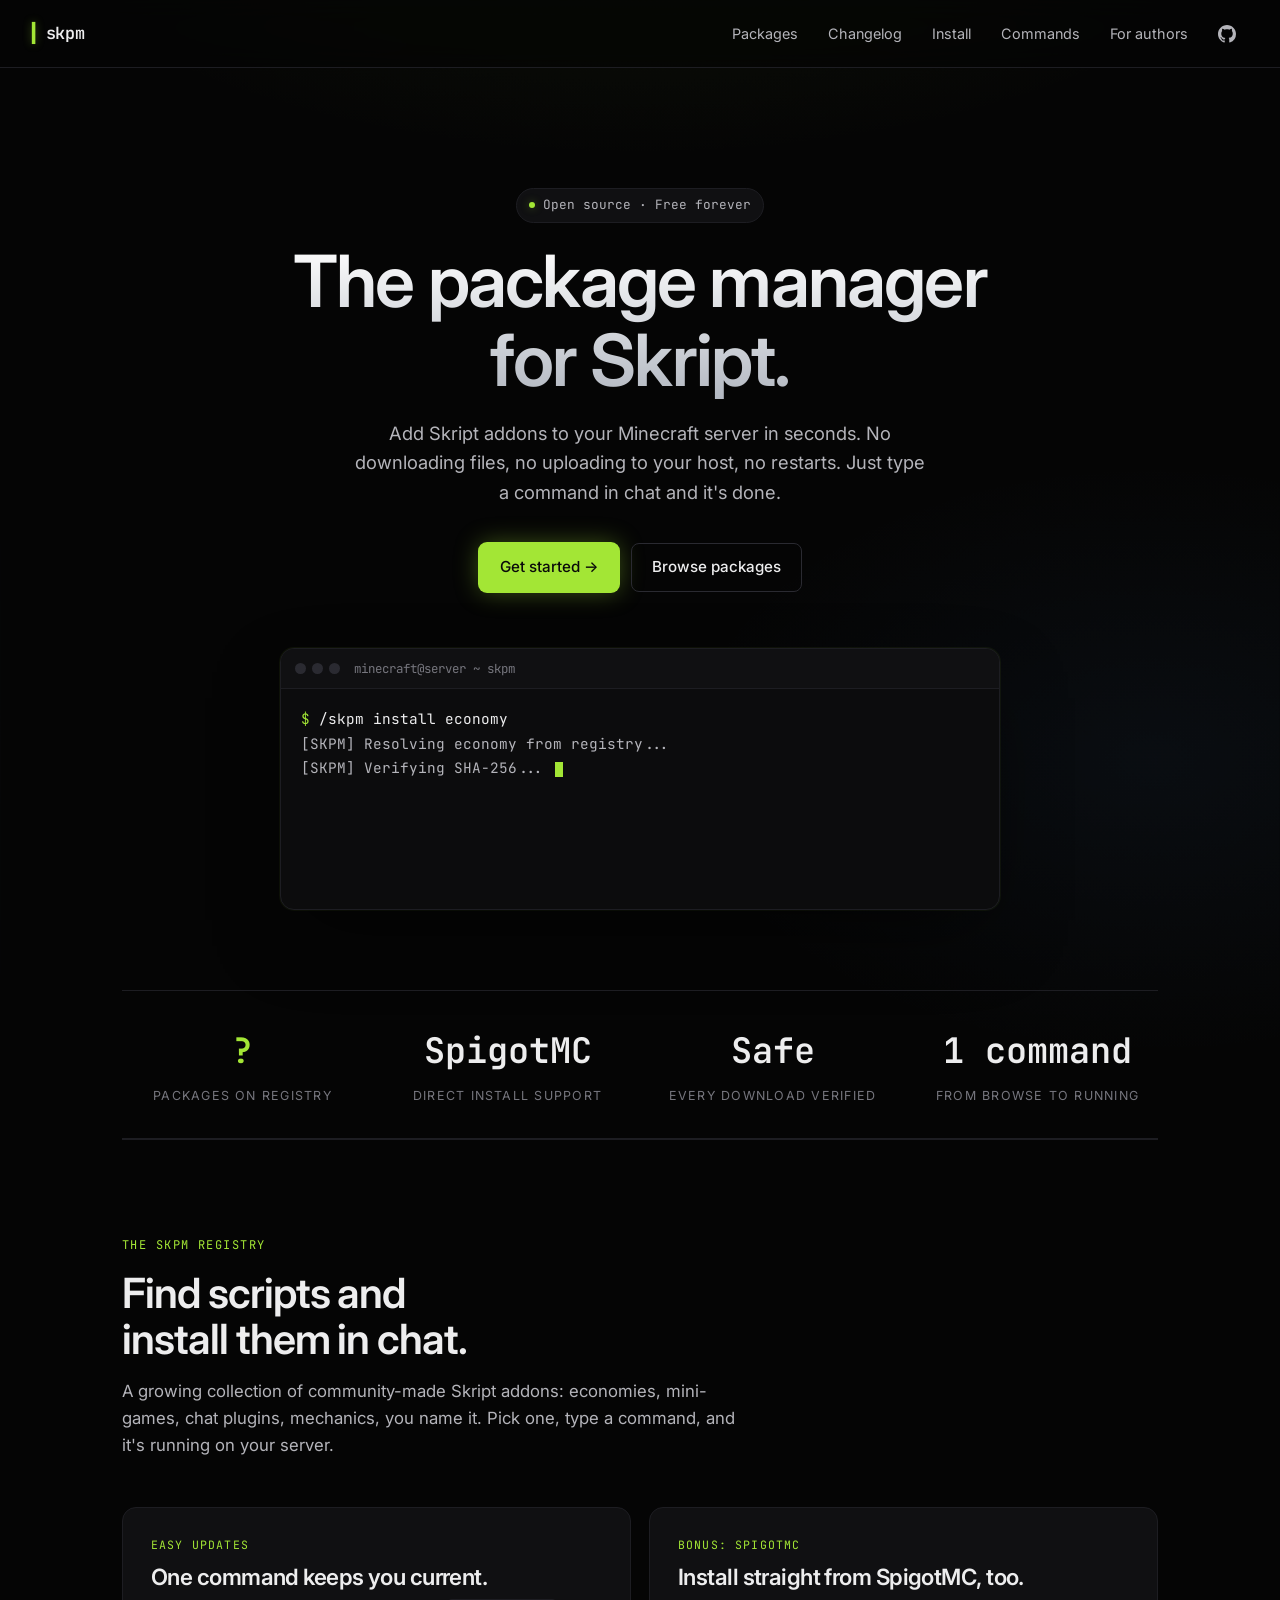
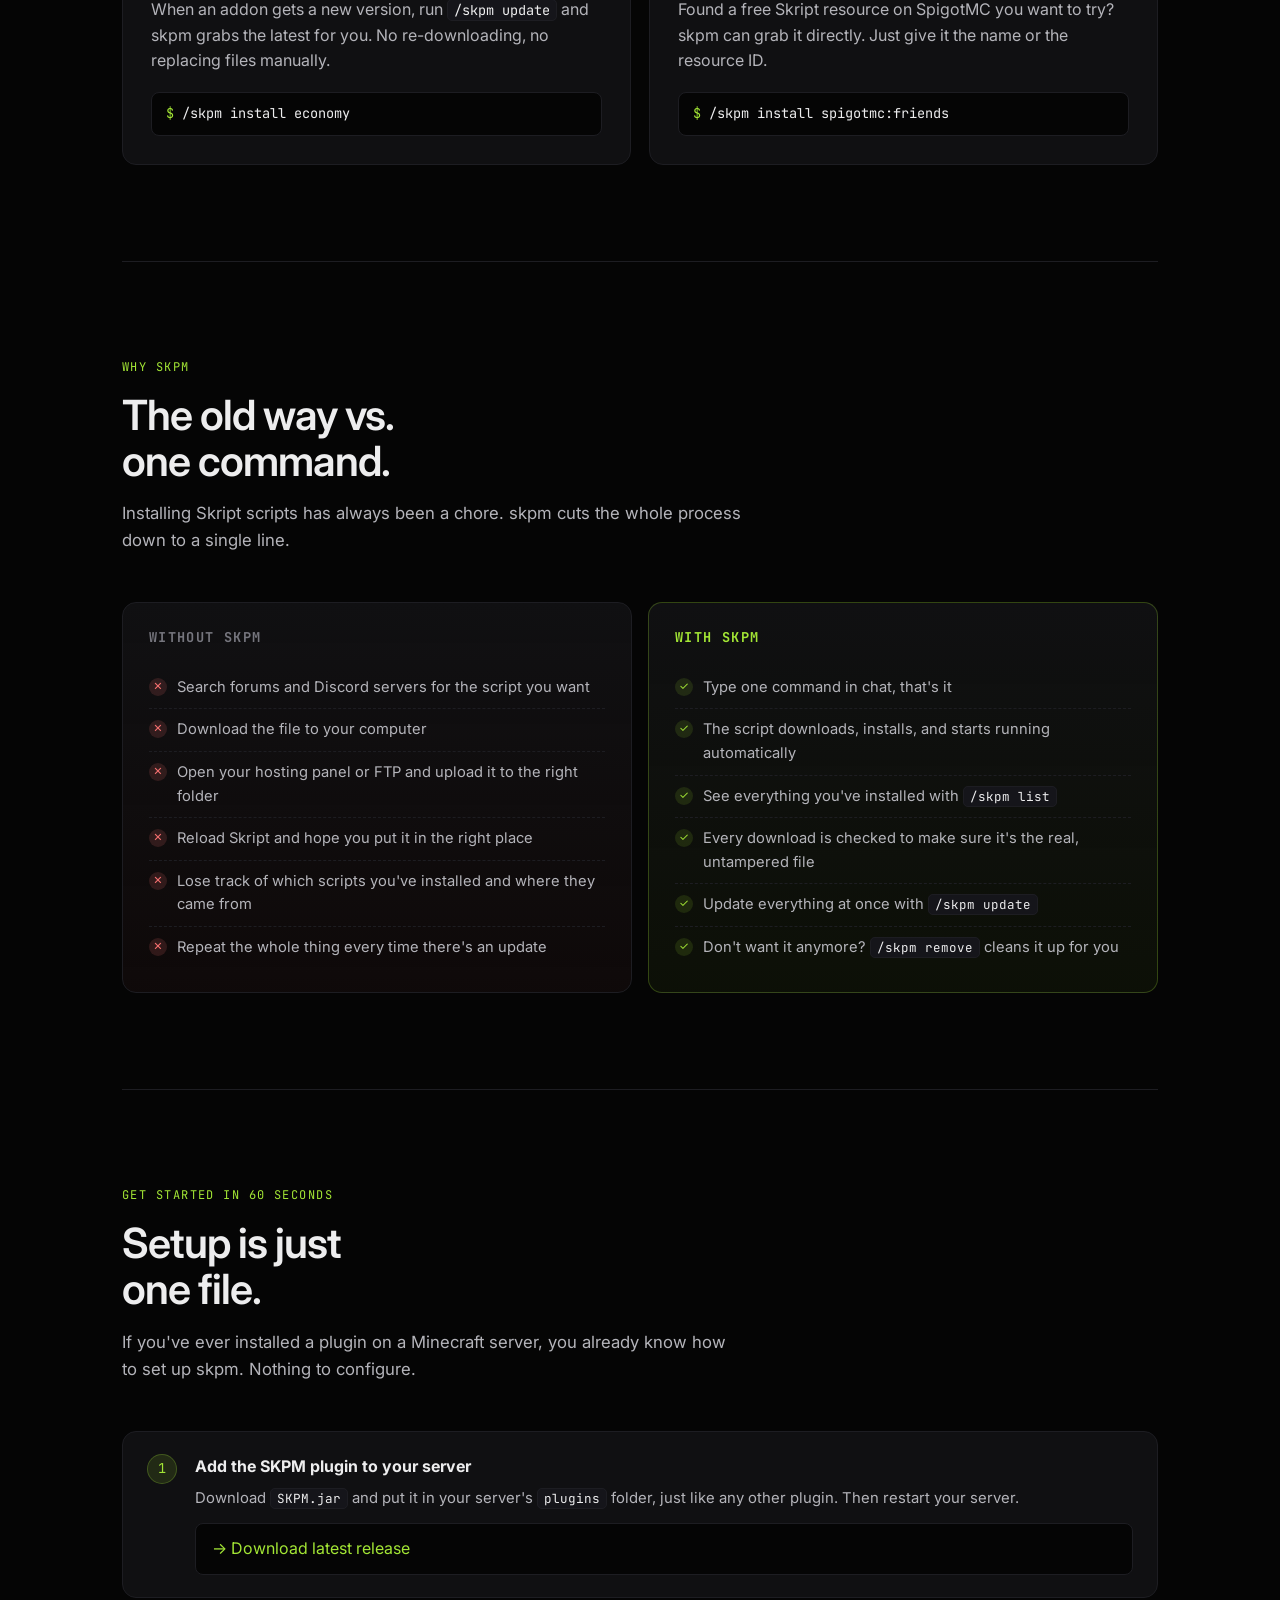
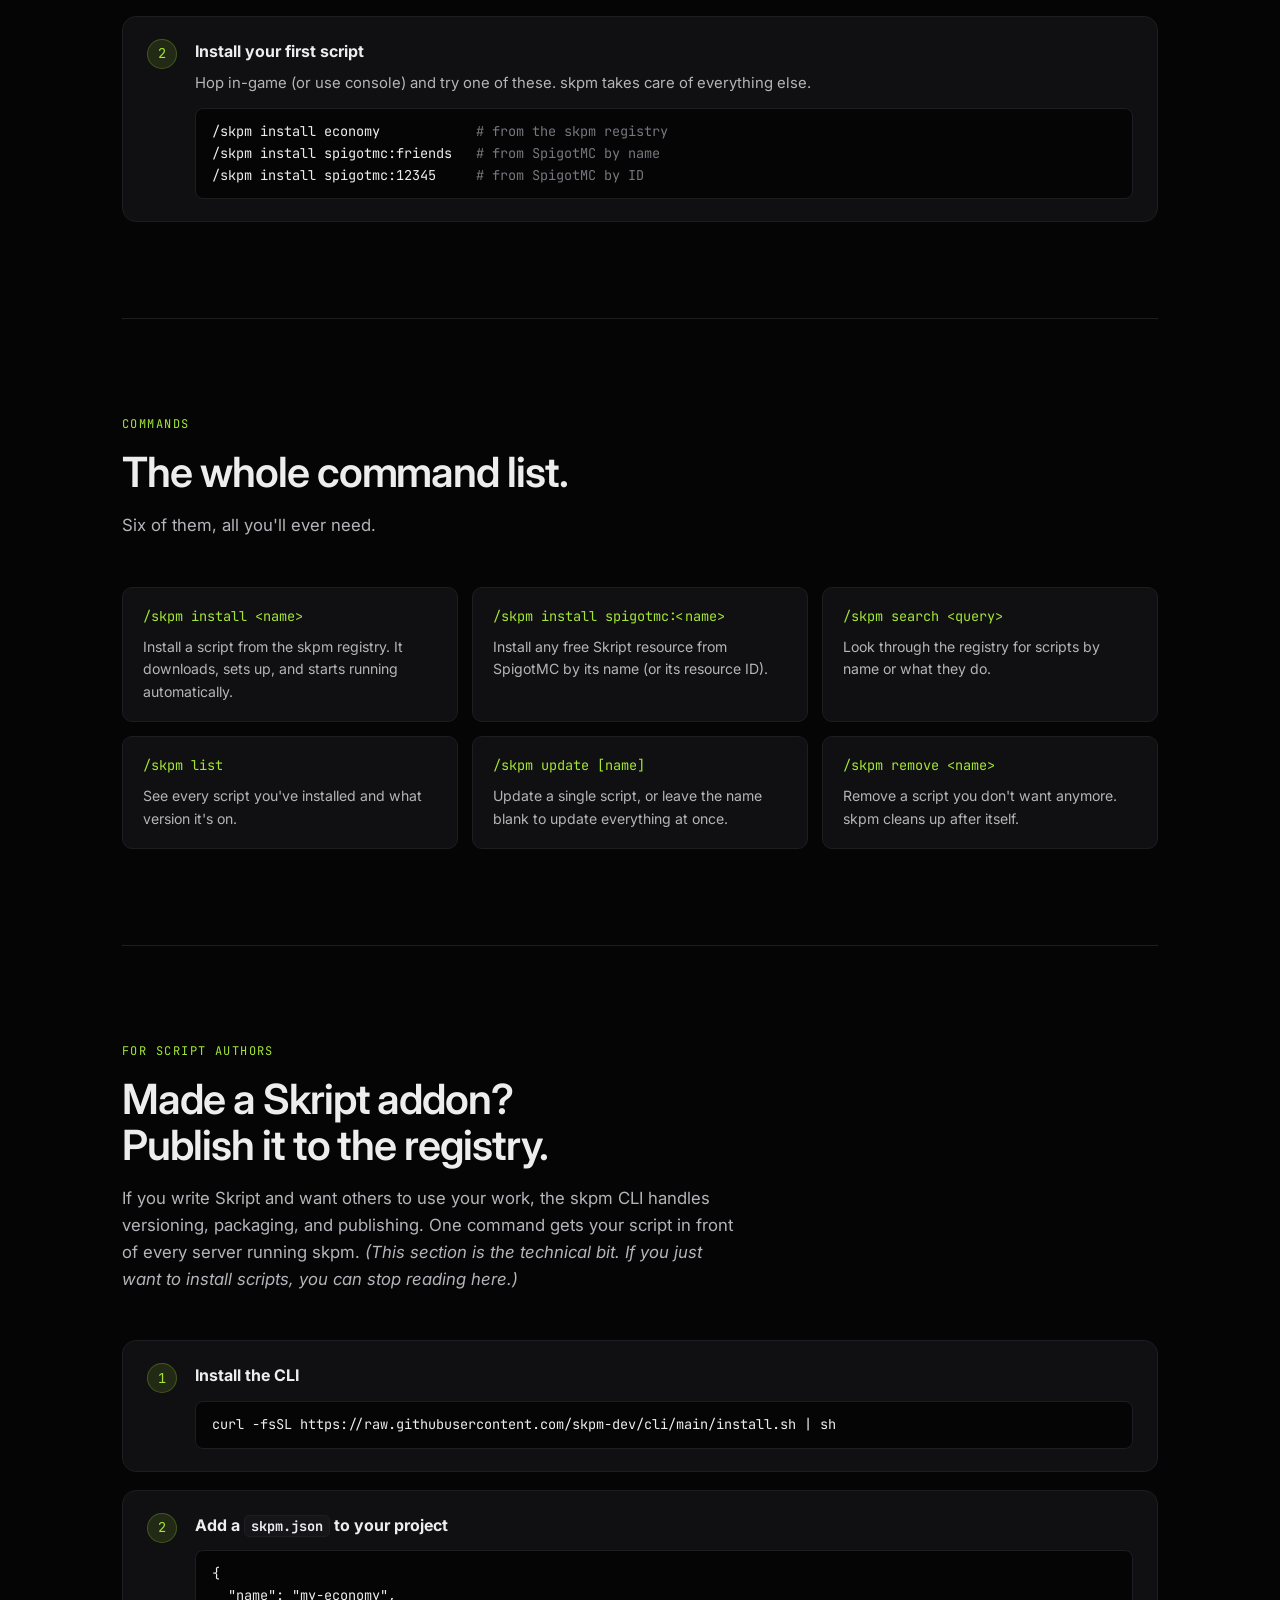
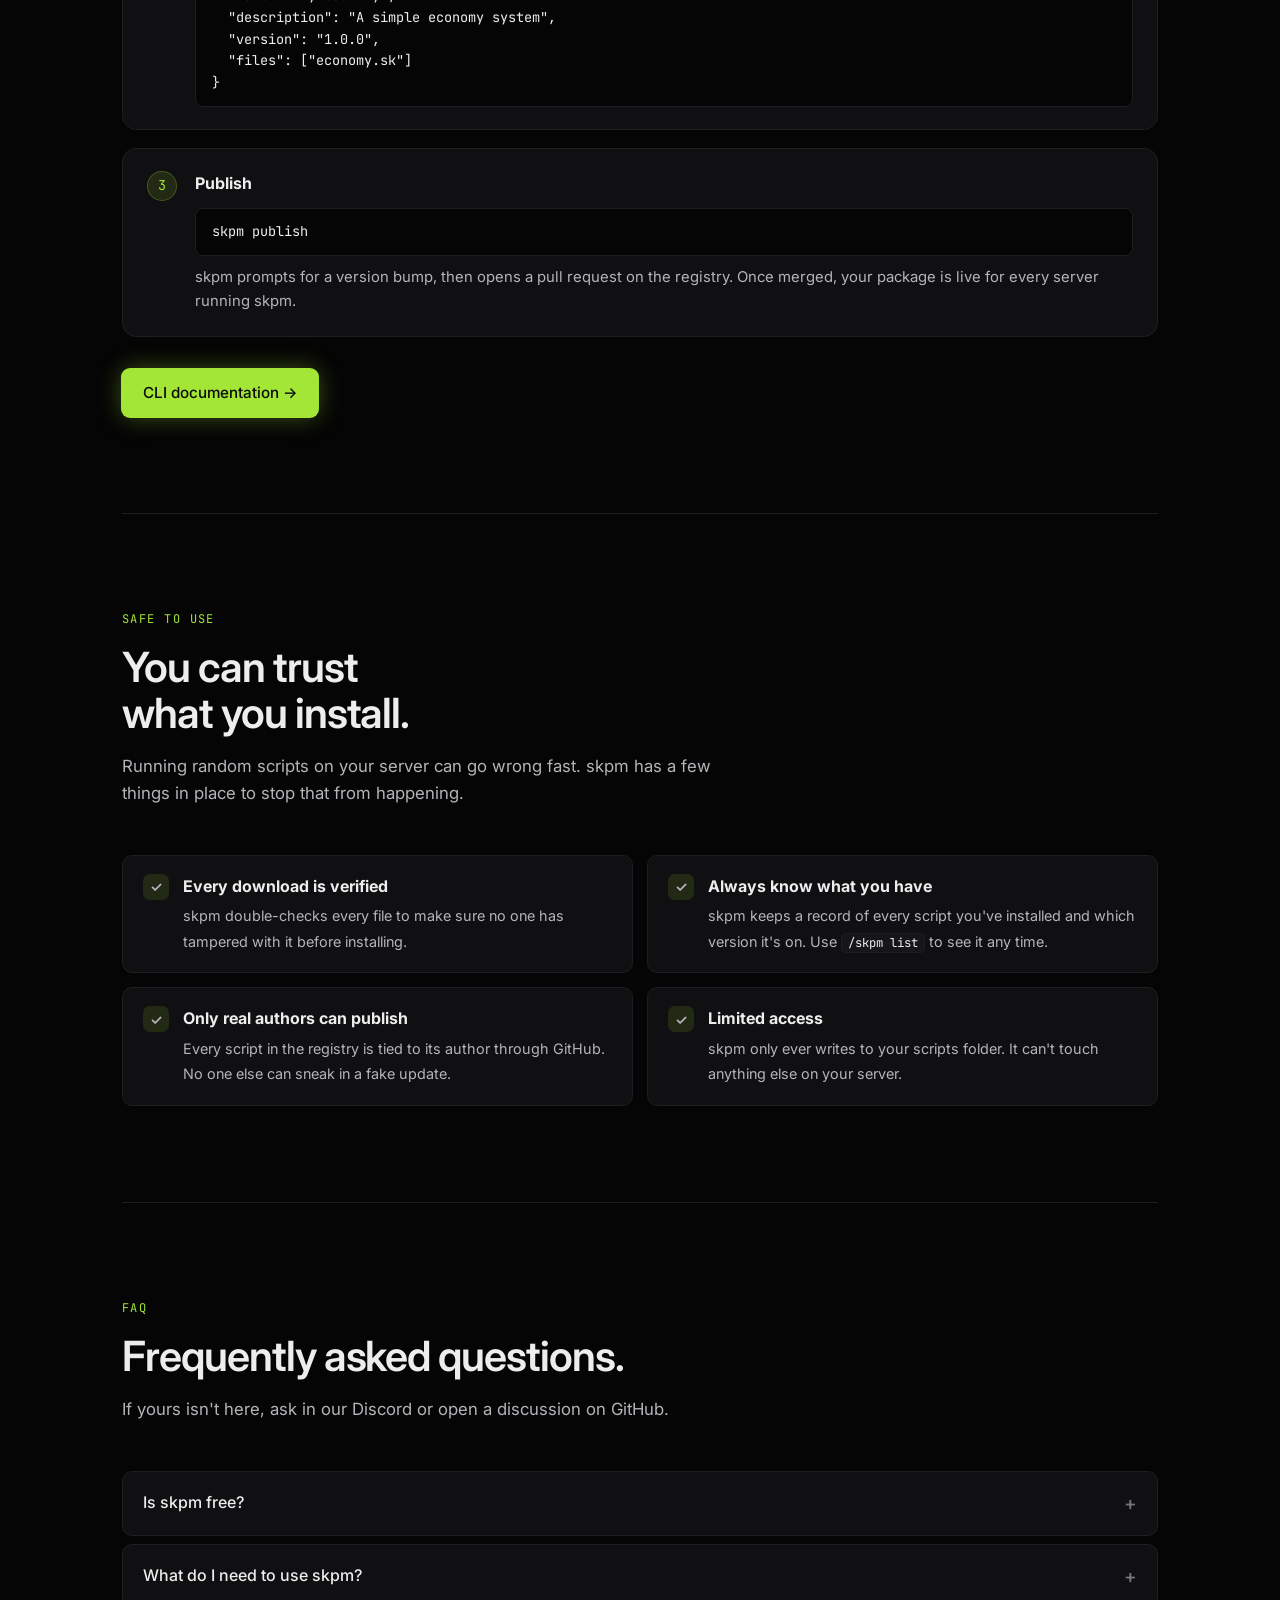
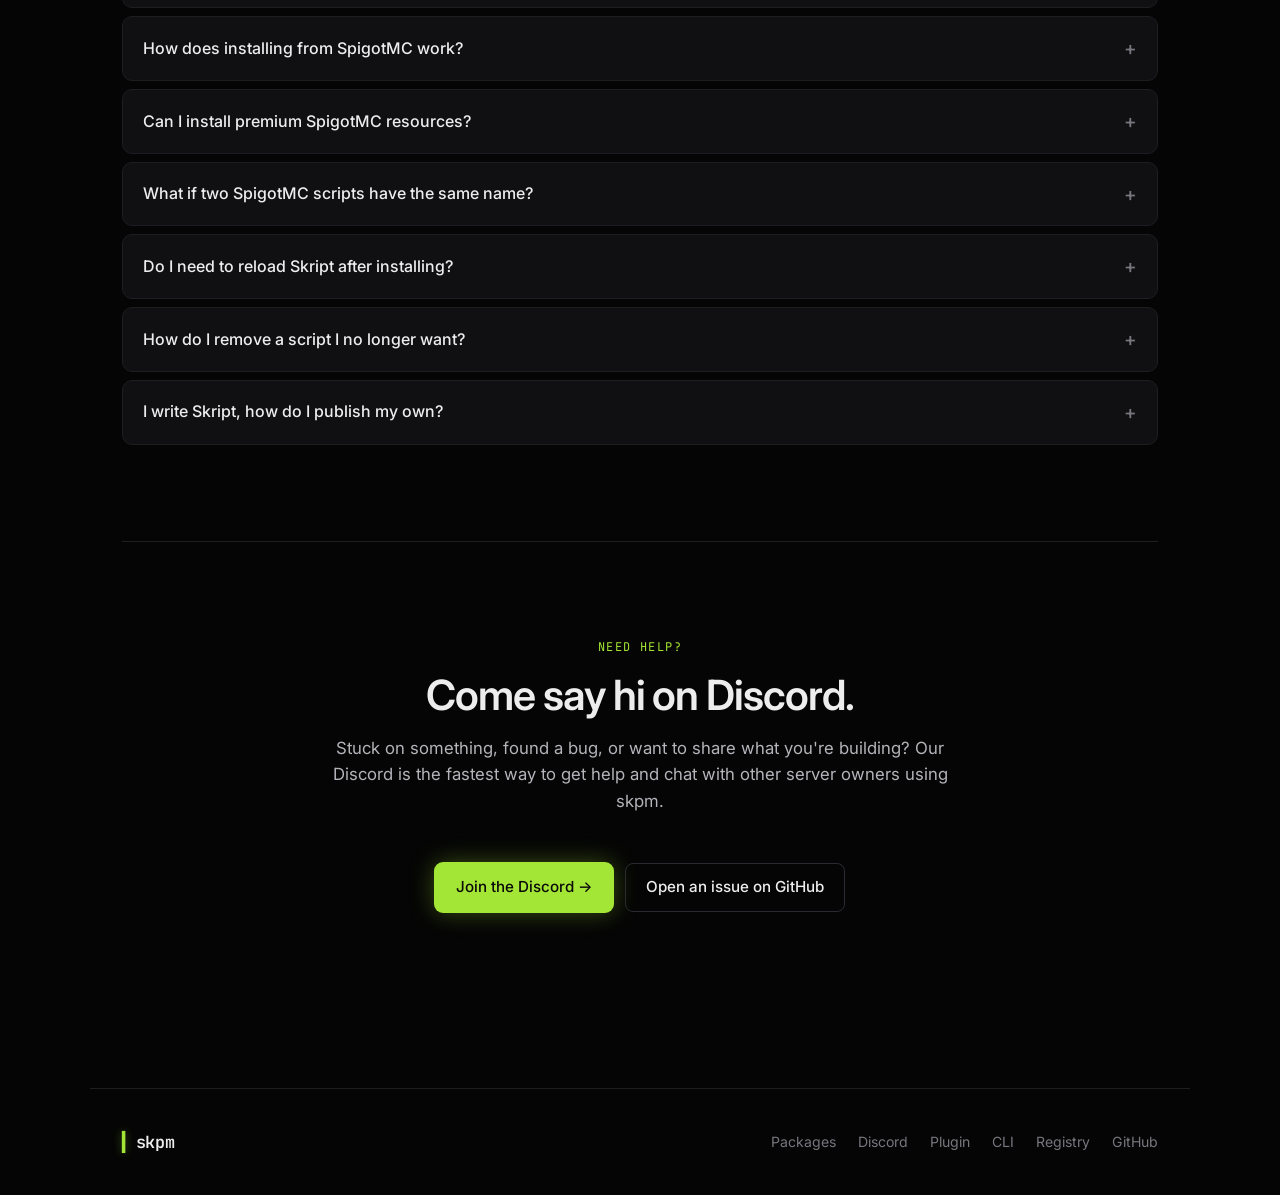
<file: index.html>
<!DOCTYPE html>
<html lang="en">
<head>
  <meta charset="UTF-8" />
  <meta name="viewport" content="width=device-width, initial-scale=1.0" />
  <title>skpm - The package manager for Skript</title>
  <meta name="description" content="Install, share, and manage Skript packages on your Minecraft server. A package manager for Skript, with bonus SpigotMC support." />
  <link rel="preconnect" href="https://fonts.googleapis.com" />
  <link rel="preconnect" href="https://fonts.gstatic.com" crossorigin />
  <link href="https://fonts.googleapis.com/css2?family=Inter:wght@400;500;600;700&family=JetBrains+Mono:wght@400;500&display=swap" rel="stylesheet" />
  <link rel="stylesheet" href="style.css" />
</head>
<body>

  <header>
    <a href="/" class="logo">skpm</a>
    <nav>
      <a href="/packages.html">Packages</a>
      <a href="/changelog.html">Changelog</a>
      <a href="#install">Install</a>
      <a href="#commands">Commands</a>
      <a href="#developers">For authors</a>
      <a href="https://github.com/skpm-dev" target="_blank" rel="noopener" aria-label="GitHub">
        <svg width="18" height="18" viewBox="0 0 24 24" fill="currentColor">
          <path d="M12 0C5.37 0 0 5.37 0 12c0 5.31 3.435 9.795 8.205 11.385.6.105.825-.255.825-.57 0-.285-.015-1.23-.015-2.235-3.015.555-3.795-.735-4.035-1.41-.135-.345-.72-1.41-1.23-1.695-.42-.225-1.02-.78-.015-.795.945-.015 1.62.87 1.845 1.23 1.08 1.815 2.805 1.305 3.495.99.105-.78.42-1.305.765-1.605-2.67-.3-5.46-1.335-5.46-5.925 0-1.305.465-2.385 1.23-3.225-.12-.3-.54-1.53.12-3.18 0 0 1.005-.315 3.3 1.23.96-.27 1.98-.405 3-.405s2.04.135 3 .405c2.295-1.56 3.3-1.23 3.3-1.23.66 1.65.24 2.88.12 3.18.765.84 1.23 1.905 1.23 3.225 0 4.605-2.805 5.625-5.475 5.925.435.375.81 1.095.81 2.22 0 1.605-.015 2.895-.015 3.3 0 .315.225.69.825.57A12.02 12.02 0 0 0 24 12c0-6.63-5.37-12-12-12z"/>
        </svg>
      </a>
    </nav>
  </header>

  <main>

    <!-- Hero -->
    <section class="hero">
      <div class="badge"><span class="dot"></span> Open source · Free forever</div>
      <h1>The package manager<br/>for Skript.</h1>
      <p class="subheading">Add Skript addons to your Minecraft server in seconds. No downloading files, no uploading to your host, no restarts. Just type a command in chat and it's done.</p>
      <div class="hero-ctas">
        <a class="btn-primary" href="#install">Get started →</a>
        <a class="btn-ghost" href="/packages.html">Browse packages</a>
      </div>

      <div class="terminal" aria-hidden="true">
        <div class="terminal-bar">
          <span class="dot"></span><span class="dot"></span><span class="dot"></span>
          <span class="title">minecraft@server ~ skpm</span>
        </div>
        <div class="terminal-body" id="termBody"></div>
      </div>
    </section>

    <!-- Stats -->
    <div class="stats">
      <div class="stats-grid">
        <div>
          <div class="stat-num live" id="statPackages">...</div>
          <div class="stat-label">Packages on registry</div>
        </div>
        <div>
          <div class="stat-num">SpigotMC</div>
          <div class="stat-label">Direct install support</div>
        </div>
        <div>
          <div class="stat-num">Safe</div>
          <div class="stat-label">Every download verified</div>
        </div>
        <div>
          <div class="stat-num">1 command</div>
          <div class="stat-label">From browse to running</div>
        </div>
      </div>
    </div>

    <!-- The registry -->
    <section id="install">
      <div class="section-label">The skpm registry</div>
      <h2>Find scripts and<br/>install them in chat.</h2>
      <p class="section-sub">A growing collection of community-made Skript addons: economies, mini-games, chat plugins, mechanics, you name it. Pick one, type a command, and it's running on your server.</p>

      <div class="split-grid">
        <div class="source-card">
          <div class="src-tag">Easy updates</div>
          <h3>One command keeps you current.</h3>
          <p>When an addon gets a new version, run <code>/skpm update</code> and skpm grabs the latest for you. No re-downloading, no replacing files manually.</p>
          <div class="cmd-snippet">/skpm install economy</div>
        </div>
        <div class="source-card">
          <div class="src-tag">Bonus: SpigotMC</div>
          <h3>Install straight from SpigotMC, too.</h3>
          <p>Found a free Skript resource on SpigotMC you want to try? skpm can grab it directly. Just give it the name or the resource ID.</p>
          <div class="cmd-snippet">/skpm install spigotmc:friends</div>
        </div>
      </div>
    </section>

    <!-- Comparison -->
    <section>
      <div class="section-label">Why skpm</div>
      <h2>The old way vs.<br/>one command.</h2>
      <p class="section-sub">Installing Skript scripts has always been a chore. skpm cuts the whole process down to a single line.</p>

      <div class="compare">
        <div class="compare-col bad">
          <h4>Without skpm</h4>
          <ul>
            <li><span class="mark">✕</span><span>Search forums and Discord servers for the script you want</span></li>
            <li><span class="mark">✕</span><span>Download the file to your computer</span></li>
            <li><span class="mark">✕</span><span>Open your hosting panel or FTP and upload it to the right folder</span></li>
            <li><span class="mark">✕</span><span>Reload Skript and hope you put it in the right place</span></li>
            <li><span class="mark">✕</span><span>Lose track of which scripts you've installed and where they came from</span></li>
            <li><span class="mark">✕</span><span>Repeat the whole thing every time there's an update</span></li>
          </ul>
        </div>
        <div class="compare-col good">
          <h4>With skpm</h4>
          <ul>
            <li><span class="mark">✓</span><span>Type one command in chat, that's it</span></li>
            <li><span class="mark">✓</span><span>The script downloads, installs, and starts running automatically</span></li>
            <li><span class="mark">✓</span><span>See everything you've installed with <code>/skpm list</code></span></li>
            <li><span class="mark">✓</span><span>Every download is checked to make sure it's the real, untampered file</span></li>
            <li><span class="mark">✓</span><span>Update everything at once with <code>/skpm update</code></span></li>
            <li><span class="mark">✓</span><span>Don't want it anymore? <code>/skpm remove</code> cleans it up for you</span></li>
          </ul>
        </div>
      </div>
    </section>

    <!-- Setup -->
    <section>
      <div class="section-label">Get started in 60 seconds</div>
      <h2>Setup is just<br/>one file.</h2>
      <p class="section-sub">If you've ever installed a plugin on a Minecraft server, you already know how to set up skpm. Nothing to configure.</p>

      <div class="steps">
        <div class="step">
          <span class="step-num">1</span>
          <div class="step-content">
            <strong>Add the SKPM plugin to your server</strong>
            <span>Download <code>SKPM.jar</code> and put it in your server's <code>plugins</code> folder, just like any other plugin. Then restart your server.</span>
            <div class="code-block">
              <a href="https://github.com/skpm-dev/plugin/releases" target="_blank" rel="noopener" style="color: var(--accent);">→ Download latest release</a>
            </div>
          </div>
        </div>
        <div class="step">
          <span class="step-num">2</span>
          <div class="step-content">
            <strong>Install your first script</strong>
            <span>Hop in-game (or use console) and try one of these. skpm takes care of everything else.</span>
            <div class="code-block">
<pre>/skpm install economy            <span style="color:var(--text-muted)"># from the skpm registry</span>
/skpm install spigotmc:friends   <span style="color:var(--text-muted)"># from SpigotMC by name</span>
/skpm install spigotmc:12345     <span style="color:var(--text-muted)"># from SpigotMC by ID</span></pre>
            </div>
          </div>
        </div>
      </div>
    </section>

    <!-- Commands -->
    <section id="commands">
      <div class="section-label">Commands</div>
      <h2>The whole command list.</h2>
      <p class="section-sub">Six of them, all you'll ever need.</p>

      <div class="command-grid">
        <div class="command-card">
          <code>/skpm install &lt;name&gt;</code>
          <p>Install a script from the skpm registry. It downloads, sets up, and starts running automatically.</p>
        </div>
        <div class="command-card">
          <code>/skpm install spigotmc:&lt;name&gt;</code>
          <p>Install any free Skript resource from SpigotMC by its name (or its resource ID).</p>
        </div>
        <div class="command-card">
          <code>/skpm search &lt;query&gt;</code>
          <p>Look through the registry for scripts by name or what they do.</p>
        </div>
        <div class="command-card">
          <code>/skpm list</code>
          <p>See every script you've installed and what version it's on.</p>
        </div>
        <div class="command-card">
          <code>/skpm update [name]</code>
          <p>Update a single script, or leave the name blank to update everything at once.</p>
        </div>
        <div class="command-card">
          <code>/skpm remove &lt;name&gt;</code>
          <p>Remove a script you don't want anymore. skpm cleans up after itself.</p>
        </div>
      </div>
    </section>

    <!-- Developers -->
    <section id="developers">
      <div class="section-label">For script authors</div>
      <h2>Made a Skript addon?<br/>Publish it to the registry.</h2>
      <p class="section-sub">If you write Skript and want others to use your work, the skpm CLI handles versioning, packaging, and publishing. One command gets your script in front of every server running skpm. <em>(This section is the technical bit. If you just want to install scripts, you can stop reading here.)</em></p>

      <div class="steps">
        <div class="step">
          <span class="step-num">1</span>
          <div class="step-content">
            <strong>Install the CLI</strong>
            <div class="code-block">
              <div class="code-line">curl -fsSL https://raw.githubusercontent.com/skpm-dev/cli/main/install.sh | sh</div>
            </div>
          </div>
        </div>
        <div class="step">
          <span class="step-num">2</span>
          <div class="step-content">
            <strong>Add a <code>skpm.json</code> to your project</strong>
            <div class="code-block">
<pre>{
  "name": "my-economy",
  "description": "A simple economy system",
  "version": "1.0.0",
  "files": ["economy.sk"]
}</pre>
            </div>
          </div>
        </div>
        <div class="step">
          <span class="step-num">3</span>
          <div class="step-content">
            <strong>Publish</strong>
            <div class="code-block">
              <div class="code-line">skpm publish</div>
            </div>
            <span style="display:block; margin-top:10px;">skpm prompts for a version bump, then opens a pull request on the registry. Once merged, your package is live for every server running skpm.</span>
          </div>
        </div>
      </div>

      <div style="margin-top: 32px;">
        <a class="btn-primary" href="https://github.com/skpm-dev/cli" target="_blank" rel="noopener">CLI documentation →</a>
      </div>
    </section>

    <!-- Trust -->
    <section>
      <div class="section-label">Safe to use</div>
      <h2>You can trust<br/>what you install.</h2>
      <p class="section-sub">Running random scripts on your server can go wrong fast. skpm has a few things in place to stop that from happening.</p>

      <ul class="feature-list">
        <li>
          <span class="feature-icon">✓</span>
          <div>
            <strong>Every download is verified</strong>
            <span>skpm double-checks every file to make sure no one has tampered with it before installing.</span>
          </div>
        </li>
        <li>
          <span class="feature-icon">✓</span>
          <div>
            <strong>Always know what you have</strong>
            <span>skpm keeps a record of every script you've installed and which version it's on. Use <code>/skpm list</code> to see it any time.</span>
          </div>
        </li>
        <li>
          <span class="feature-icon">✓</span>
          <div>
            <strong>Only real authors can publish</strong>
            <span>Every script in the registry is tied to its author through GitHub. No one else can sneak in a fake update.</span>
          </div>
        </li>
        <li>
          <span class="feature-icon">✓</span>
          <div>
            <strong>Limited access</strong>
            <span>skpm only ever writes to your scripts folder. It can't touch anything else on your server.</span>
          </div>
        </li>
      </ul>
    </section>

    <!-- FAQ -->
    <section id="faq">
      <div class="section-label">FAQ</div>
      <h2>Frequently asked questions.</h2>
      <p class="section-sub">If yours isn't here, ask in our Discord or open a discussion on GitHub.</p>

      <div class="faq">
        <details>
          <summary>Is skpm free?</summary>
          <div class="answer">Yep, skpm is open source under the MIT license. Free for any server, commercial or otherwise. There's no paid tier, no telemetry, and no account required to install packages.</div>
        </details>
        <details>
          <summary>What do I need to use skpm?</summary>
          <div class="answer">A Minecraft server (Spigot, Paper, or similar) with the <a href="https://github.com/SkriptLang/Skript" target="_blank" rel="noopener" style="color:var(--accent)">Skript</a> plugin installed. skpm is a second plugin that works alongside Skript. Drop the jar in your <code>plugins</code> folder and restart, that's it.</div>
        </details>
        <details>
          <summary>How does installing from SpigotMC work?</summary>
          <div class="answer">skpm searches SpigotMC for the resource you asked for, downloads it, and sets it up on your server automatically. Updating and removing works exactly the same as registry scripts, so you don't have to think about where it came from.</div>
        </details>
        <details>
          <summary>Can I install premium SpigotMC resources?</summary>
          <div class="answer">No, only free resources. Paid SpigotMC resources require you to be signed in with the account that bought them, so you'll have to install those the usual way.</div>
        </details>
        <details>
          <summary>What if two SpigotMC scripts have the same name?</summary>
          <div class="answer">skpm will show you every match it found, each with its own resource ID. Pick the one you want and install it by ID, for example <code>/skpm install spigotmc:12345</code>.</div>
        </details>
        <details>
          <summary>Do I need to reload Skript after installing?</summary>
          <div class="answer">Nope, skpm reloads Skript for you. If something goes wrong with the script, skpm tells you and undoes the install, so your server doesn't end up in a broken state.</div>
        </details>
        <details>
          <summary>How do I remove a script I no longer want?</summary>
          <div class="answer">Just run <code>/skpm remove &lt;name&gt;</code>. skpm deletes the script's files and reloads Skript. Nothing left behind.</div>
        </details>
        <details>
          <summary>I write Skript, how do I publish my own?</summary>
          <div class="answer">If you're a script author, see the <a href="#developers" style="color:var(--accent)">For authors</a> section above. The short version: install the skpm CLI, add a small config file to your project, and run <code>skpm publish</code>. After your submission is reviewed, anyone running skpm can install it by name.</div>
        </details>
      </div>
    </section>

    <!-- Community / support -->
    <section id="community" style="text-align:center;">
      <div class="section-label">Need help?</div>
      <h2>Come say hi on Discord.</h2>
      <p class="section-sub" style="margin-left:auto; margin-right:auto;">Stuck on something, found a bug, or want to share what you're building? Our Discord is the fastest way to get help and chat with other server owners using skpm.</p>
      <div class="hero-ctas" style="margin-bottom:0;">
        <a class="btn-primary" href="https://discord.gg/WTT6FSsjCR" target="_blank" rel="noopener">Join the Discord →</a>
        <a class="btn-ghost" href="https://github.com/skpm-dev" target="_blank" rel="noopener">Open an issue on GitHub</a>
      </div>
    </section>

  </main>

  <footer>
    <a href="/" class="logo">skpm</a>
    <div class="footer-links">
      <a href="/packages.html">Packages</a>
      <a href="https://discord.gg/WTT6FSsjCR" target="_blank" rel="noopener">Discord</a>
      <a href="https://github.com/skpm-dev/plugin" target="_blank" rel="noopener">Plugin</a>
      <a href="https://github.com/skpm-dev/cli" target="_blank" rel="noopener">CLI</a>
      <a href="https://github.com/skpm-dev/registry" target="_blank" rel="noopener">Registry</a>
      <a href="https://github.com/skpm-dev" target="_blank" rel="noopener">GitHub</a>
    </div>
  </footer>

  <script>
    // Animated terminal
    (function() {
      const body = document.getElementById('termBody');
      if (!body) return;

      const sequence = [
        { type: 'prompt', text: '$ ', delay: 200 },
        { type: 'cmd', text: '/skpm install economy', delay: 80, typed: true },
        { type: 'newline' },
        { type: 'out', text: '[SKPM] Resolving economy from registry...', delay: 400 },
        { type: 'newline' },
        { type: 'out', text: '[SKPM] Verifying SHA-256... ', delay: 400 },
        { type: 'ok', text: 'ok', delay: 200 },
        { type: 'newline' },
        { type: 'ok', text: '[SKPM] ✓ Installed economy@1.0.2', delay: 300 },
        { type: 'newline' },
        { type: 'pause', delay: 800 },
        { type: 'prompt', text: '$ ', delay: 0 },
        { type: 'cmd', text: '/skpm install spigotmc:friends', delay: 70, typed: true },
        { type: 'newline' },
        { type: 'out', text: '[SKPM] Searching SpigotMC for "friends"...', delay: 500 },
        { type: 'newline' },
        { type: 'out', text: '[SKPM] Found resource #41234 (Friends by SkriptDev)', delay: 400 },
        { type: 'newline' },
        { type: 'ok', text: '[SKPM] ✓ Installed Friends (1.4.2) from SpigotMC', delay: 300 },
        { type: 'newline' },
        { type: 'pause', delay: 1200 },
      ];

      let cursor = document.createElement('span');
      cursor.className = 'cursor';

      function reset() {
        body.innerHTML = '';
        body.appendChild(cursor);
      }

      function append(node) {
        body.insertBefore(node, cursor);
      }

      function span(cls, text) {
        const s = document.createElement('span');
        s.className = cls;
        s.textContent = text;
        return s;
      }

      async function sleep(ms) { return new Promise(r => setTimeout(r, ms)); }

      async function typeInto(parent, text, perCharMs) {
        for (const ch of text) {
          parent.textContent += ch;
          await sleep(perCharMs);
        }
      }

      async function run() {
        while (true) {
          reset();
          for (const step of sequence) {
            if (step.type === 'newline') {
              append(document.createElement('br'));
              continue;
            }
            if (step.type === 'pause') {
              await sleep(step.delay);
              continue;
            }
            if (step.typed) {
              const s = span(step.type, '');
              append(s);
              await typeInto(s, step.text, step.delay);
            } else {
              append(span(step.type, step.text));
              await sleep(step.delay || 0);
            }
          }
          await sleep(1500);
        }
      }
      run();
    })();

    // Live package count
    (function() {
      const el = document.getElementById('statPackages');
      if (!el) return;
      fetch('https://registry.skpm.org/packages')
        .then(r => r.ok ? r.json() : Promise.reject())
        .then(pkgs => {
          if (Array.isArray(pkgs)) el.textContent = pkgs.length.toLocaleString();
        })
        .catch(() => { el.textContent = '?'; });
    })();
  </script>

</body>
</html>
</file>
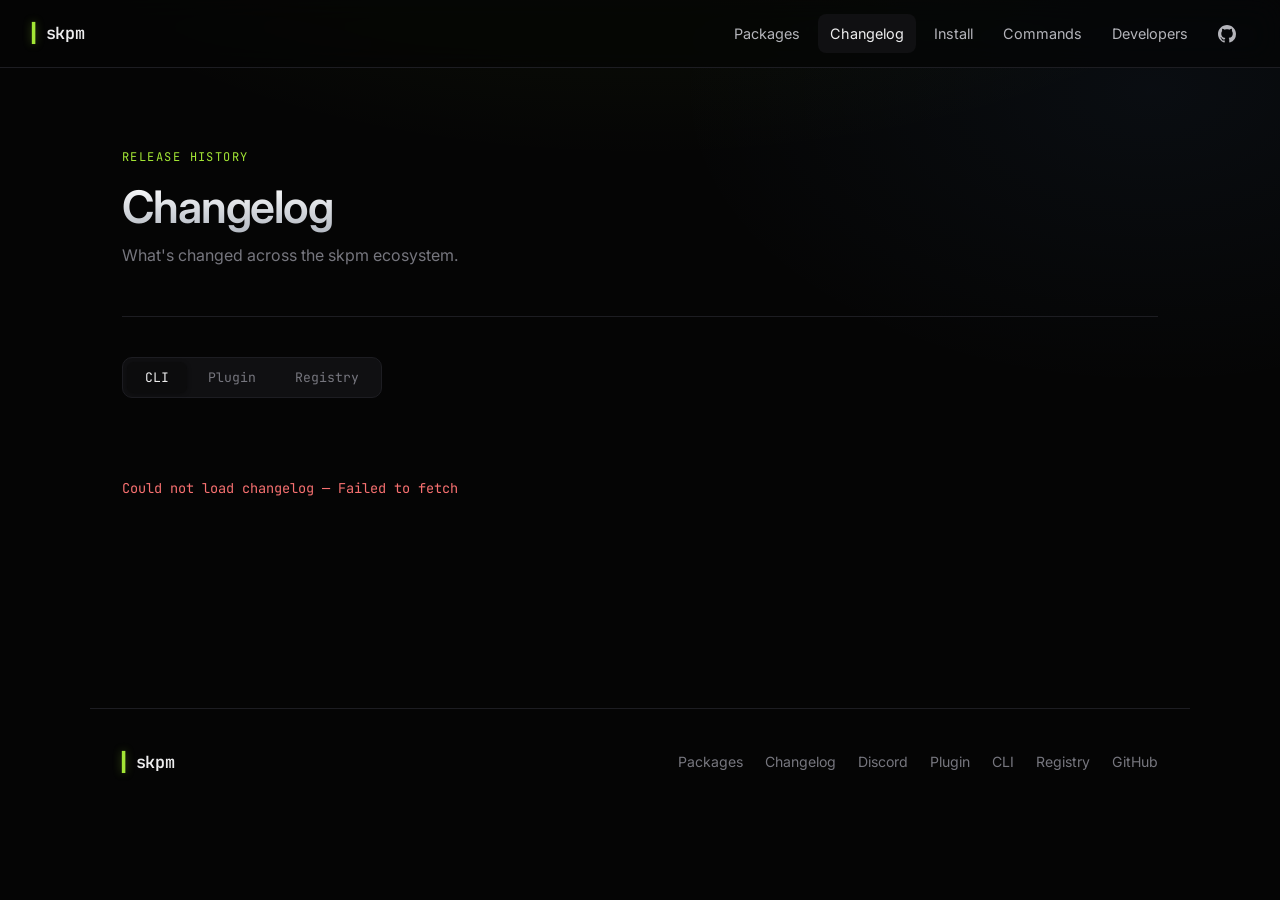
<file: changelog.html>
<!DOCTYPE html>
<html lang="en">
<head>
  <meta charset="UTF-8" />
  <meta name="viewport" content="width=device-width, initial-scale=1.0" />
  <title>Changelog · skpm</title>
  <meta name="description" content="What's new in skpm — release history for the CLI, plugin, and registry." />
  <link rel="preconnect" href="https://fonts.googleapis.com" />
  <link rel="preconnect" href="https://fonts.gstatic.com" crossorigin />
  <link href="https://fonts.googleapis.com/css2?family=Inter:wght@400;500;600;700&family=JetBrains+Mono:wght@400;500&display=swap" rel="stylesheet" />
  <link rel="stylesheet" href="style.css" />
</head>
<body>

  <header>
    <a href="/" class="logo">skpm</a>
    <nav>
      <a href="/packages.html">Packages</a>
      <a href="/changelog.html" class="nav-active">Changelog</a>
      <a href="/#install">Install</a>
      <a href="/#commands">Commands</a>
      <a href="/#developers">Developers</a>
      <a href="https://github.com/skpm-dev" target="_blank" rel="noopener" aria-label="GitHub">
        <svg width="18" height="18" viewBox="0 0 24 24" fill="currentColor">
          <path d="M12 0C5.37 0 0 5.37 0 12c0 5.31 3.435 9.795 8.205 11.385.6.105.825-.255.825-.57 0-.285-.015-1.23-.015-2.235-3.015.555-3.795-.735-4.035-1.41-.135-.345-.72-1.41-1.23-1.695-.42-.225-1.02-.78-.015-.795.945-.015 1.62.87 1.845 1.23 1.08 1.815 2.805 1.305 3.495.99.105-.78.42-1.305.765-1.605-2.67-.3-5.46-1.335-5.46-5.925 0-1.305.465-2.385 1.23-3.225-.12-.3-.54-1.53.12-3.18 0 0 1.005-.315 3.3 1.23.96-.27 1.98-.405 3-.405s2.04.135 3 .405c2.295-1.56 3.3-1.23 3.3-1.23.66 1.65.24 2.88.12 3.18.765.84 1.23 1.905 1.23 3.225 0 4.605-2.805 5.625-5.475 5.925.435.375.81 1.095.81 2.22 0 1.605-.015 2.895-.015 3.3 0 .315.225.69.825.57A12.02 12.02 0 0 0 24 12c0-6.63-5.37-12-12-12z"/>
        </svg>
      </a>
    </nav>
  </header>

  <main class="cl-main">

    <div class="cl-hero">
      <div class="section-label">Release history</div>
      <h1 class="cl-title">Changelog</h1>
      <p class="cl-subtitle">What's changed across the skpm ecosystem.</p>
    </div>

    <div class="cl-tabs-wrap">
      <div class="cl-tabs" role="tablist">
        <button class="cl-tab active" data-tab="cli" role="tab" aria-selected="true">CLI</button>
        <button class="cl-tab" data-tab="plugin" role="tab" aria-selected="false">Plugin</button>
        <button class="cl-tab" data-tab="registry" role="tab" aria-selected="false">Registry</button>
      </div>
    </div>

    <div id="cl-panel" class="cl-panel" role="tabpanel">
      <div class="cl-loading"><span class="cl-spinner"></span>Loading...</div>
    </div>

  </main>

  <footer>
    <a href="/" class="logo">skpm</a>
    <div class="footer-links">
      <a href="/packages.html">Packages</a>
      <a href="/changelog.html">Changelog</a>
      <a href="https://discord.gg/WTT6FSsjCR" target="_blank" rel="noopener">Discord</a>
      <a href="https://github.com/skpm-dev/plugin" target="_blank" rel="noopener">Plugin</a>
      <a href="https://github.com/skpm-dev/cli" target="_blank" rel="noopener">CLI</a>
      <a href="https://github.com/skpm-dev/registry" target="_blank" rel="noopener">Registry</a>
      <a href="https://github.com/skpm-dev" target="_blank" rel="noopener">GitHub</a>
    </div>
  </footer>

  <script>
    const REPOS = {
      cli:      'skpm-dev/cli',
      plugin:   'skpm-dev/plugin',
      registry: 'skpm-dev/registry',
    };

    const cache = {};

    document.querySelectorAll('.cl-tab').forEach(btn => {
      btn.addEventListener('click', () => {
        document.querySelectorAll('.cl-tab').forEach(b => {
          b.classList.remove('active');
          b.setAttribute('aria-selected', 'false');
        });
        btn.classList.add('active');
        btn.setAttribute('aria-selected', 'true');
        showTab(btn.dataset.tab);
      });
    });

    async function showTab(tab) {
      const panel = document.getElementById('cl-panel');
      if (cache[tab]) { panel.innerHTML = cache[tab]; return; }

      panel.innerHTML = '<div class="cl-loading"><span class="cl-spinner"></span>Loading...</div>';

      try {
        const html = await { cli: renderCLI, plugin: renderPlugin, registry: renderRegistry }[tab]();
        cache[tab] = html;
        panel.innerHTML = html;
      } catch (err) {
        panel.innerHTML = `<div class="cl-error">Could not load changelog — ${escapeHtml(err.message)}</div>`;
      }
    }

    async function ghFetch(path) {
      const res = await fetch(`https://api.github.com/${path}`, {
        headers: { Accept: 'application/vnd.github+json' },
      });
      if (!res.ok) throw new Error(`GitHub API returned ${res.status} for ${path}`);
      return res.json();
    }

    function formatDate(iso) {
      return new Date(iso).toLocaleDateString('en-US', { year: 'numeric', month: 'short', day: 'numeric' });
    }

    function escapeHtml(str) {
      return String(str)
        .replace(/&/g, '&amp;')
        .replace(/</g, '&lt;')
        .replace(/>/g, '&gt;');
    }

    function releaseBlock(tagName, publishedAt, isLatest, repoSlug, releaseUrl, commits) {
      const commitsHtml = commits.length
        ? commits.map(c => `
            <li class="cl-commit">
              <a href="https://github.com/${repoSlug}/commit/${c.sha}" target="_blank" rel="noopener" class="cl-sha">${c.sha.slice(0, 7)}</a>
              <span class="cl-msg">${escapeHtml(c.message)}</span>
            </li>`).join('')
        : '<li class="cl-commit cl-empty"><span class="cl-msg">Initial release</span></li>';

      return `
        <div class="cl-release">
          <div class="cl-release-header">
            <a href="${releaseUrl}" target="_blank" rel="noopener" class="cl-tag">${escapeHtml(tagName)}</a>
            ${isLatest ? '<span class="cl-badge-latest">Latest</span>' : ''}
            <span class="cl-date">${formatDate(publishedAt)}</span>
          </div>
          <ul class="cl-commits">${commitsHtml}</ul>
        </div>`;
    }

    // CLI: release bodies contain a "## Changelog\n* <sha> <message>" list.
    async function renderCLI() {
      const releases = await ghFetch(`repos/${REPOS.cli}/releases?per_page=20`);
      return releases.map((r, i) =>
        releaseBlock(r.tag_name, r.published_at, i === 0, REPOS.cli, r.html_url, parseCliBody(r.body || ''))
      ).join('');
    }

    function parseCliBody(body) {
      return body.split('\n')
        .map(line => line.match(/^\*\s+([0-9a-f]{7,40})\s+(.+)$/))
        .filter(Boolean)
        .map(([, sha, message]) => ({ sha, message }));
    }

    // Plugin: release notes are empty; fetch commits between adjacent tags via the compare API.
    async function renderPlugin() {
      const releases = await ghFetch(`repos/${REPOS.plugin}/releases?per_page=20`);

      const commitLists = await Promise.all(
        releases.map((release, i) => {
          if (i === releases.length - 1) return Promise.resolve([]); // first ever release
          const base = releases[i + 1].tag_name;
          const head = release.tag_name;
          return ghFetch(`repos/${REPOS.plugin}/compare/${base}...${head}`)
            .then(data => data.commits.map(c => ({
              sha:     c.sha,
              message: c.commit.message.split('\n')[0],
            })))
            .catch(() => []);
        })
      );

      return releases.map((r, i) =>
        releaseBlock(r.tag_name, r.published_at, i === 0, REPOS.plugin, r.html_url, commitLists[i])
      ).join('');
    }

    // Registry: no releases — show recent commits, excluding automated package-publish merges.
    async function renderRegistry() {
      const commits = await ghFetch(`repos/${REPOS.registry}/commits?per_page=40`);

      const rows = commits
        .filter(c => !c.commit.message.startsWith('publish '))
        .map(c => `
          <div class="cl-reg-row">
            <div class="cl-reg-left">
              <a href="${c.html_url}" target="_blank" rel="noopener" class="cl-sha">${c.sha.slice(0, 7)}</a>
              <span class="cl-date">${formatDate(c.commit.committer.date)}</span>
            </div>
            <span class="cl-msg">${escapeHtml(c.commit.message.split('\n')[0])}</span>
          </div>`)
        .join('');

      return `<div class="cl-reg-list">${rows}</div>`;
    }

    showTab('cli');
  </script>

</body>
</html>
</file>
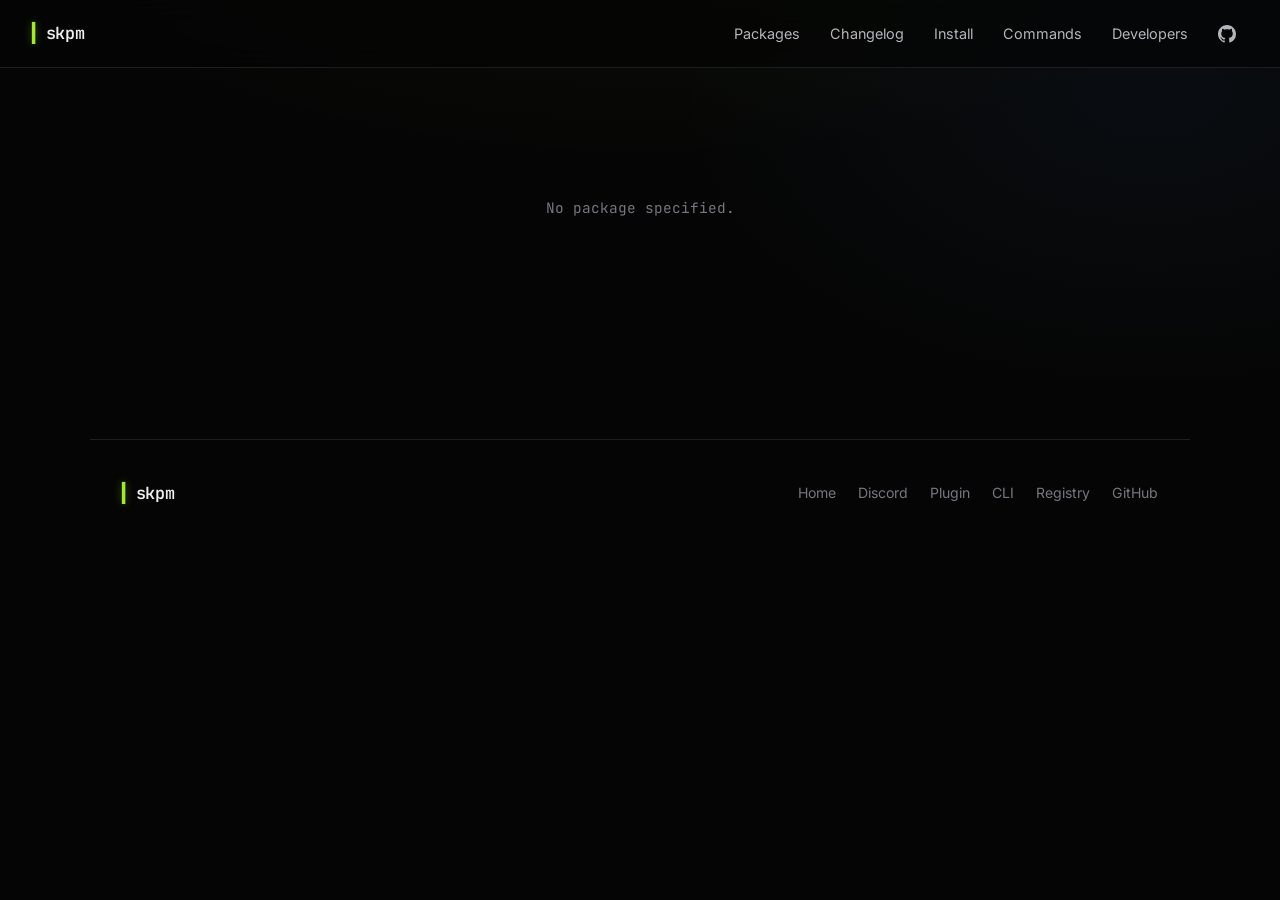
<file: package.html>
<!DOCTYPE html>
<html lang="en">
<head>
  <meta charset="UTF-8" />
  <meta name="viewport" content="width=device-width, initial-scale=1.0" />
  <title>Package - skpm</title>
  <meta name="description" content="skpm package details" />
  <link rel="preconnect" href="https://fonts.googleapis.com" />
  <link rel="preconnect" href="https://fonts.gstatic.com" crossorigin />
  <link href="https://fonts.googleapis.com/css2?family=Inter:wght@400;500;600;700&family=JetBrains+Mono:wght@400;500&display=swap" rel="stylesheet" />
  <link rel="stylesheet" href="style.css" />
</head>
<body>

  <header>
    <a href="/" class="logo">skpm</a>
    <nav>
      <a href="/packages.html">Packages</a>
      <a href="/changelog.html">Changelog</a>
      <a href="/#install">Install</a>
      <a href="/#commands">Commands</a>
      <a href="/#developers">Developers</a>
      <a href="https://github.com/skpm-dev" target="_blank" rel="noopener" aria-label="GitHub">
        <svg width="18" height="18" viewBox="0 0 24 24" fill="currentColor">
          <path d="M12 0C5.37 0 0 5.37 0 12c0 5.31 3.435 9.795 8.205 11.385.6.105.825-.255.825-.57 0-.285-.015-1.23-.015-2.235-3.015.555-3.795-.735-4.035-1.41-.135-.345-.72-1.41-1.23-1.695-.42-.225-1.02-.78-.015-.795.945-.015 1.62.87 1.845 1.23 1.08 1.815 2.805 1.305 3.495.99.105-.78.42-1.305.765-1.605-2.67-.3-5.46-1.335-5.46-5.925 0-1.305.465-2.385 1.23-3.225-.12-.3-.54-1.53.12-3.18 0 0 1.005-.315 3.3 1.23.96-.27 1.98-.405 3-.405s2.04.135 3 .405c2.295-1.56 3.3-1.23 3.3-1.23.66 1.65.24 2.88.12 3.18.765.84 1.23 1.905 1.23 3.225 0 4.605-2.805 5.625-5.475 5.925.435.375.81 1.095.81 2.22 0 1.605-.015 2.895-.015 3.3 0 .315.225.69.825.57A12.02 12.02 0 0 0 24 12c0-6.63-5.37-12-12-12z"/>
        </svg>
      </a>
    </nav>
  </header>

  <main class="pkg-page-main">
    <div id="pkg-content">
      <div class="state-msg" style="padding-top: 80px;">Loading…</div>
    </div>
  </main>

  <footer>
    <a href="/" class="logo">skpm</a>
    <div class="footer-links">
      <a href="/">Home</a>
      <a href="https://discord.gg/WTT6FSsjCR" target="_blank" rel="noopener">Discord</a>
      <a href="https://github.com/skpm-dev/plugin" target="_blank" rel="noopener">Plugin</a>
      <a href="https://github.com/skpm-dev/cli" target="_blank" rel="noopener">CLI</a>
      <a href="https://github.com/skpm-dev/registry" target="_blank" rel="noopener">Registry</a>
      <a href="https://github.com/skpm-dev" target="_blank" rel="noopener">GitHub</a>
    </div>
  </footer>

  <script>
    const REGISTRY = 'https://registry.skpm.org';
    const params = new URLSearchParams(location.search);
    const pkgName = params.get('name');

    function escapeHtml(s) {
      return String(s ?? '').replace(/[&<>"']/g, c => ({
        '&':'&amp;','<':'&lt;','>':'&gt;','"':'&quot;',"'":'&#39;'
      }[c]));
    }

    function fmtDownloads(n) {
      if (n >= 1000000) return (n / 1000000).toFixed(1).replace(/\.0$/, '') + 'M';
      if (n >= 1000) return (n / 1000).toFixed(1).replace(/\.0$/, '') + 'k';
      return String(n);
    }

    function semverCmp(a, b) {
      const pa = a.split('.').map(Number);
      const pb = b.split('.').map(Number);
      for (let i = 0; i < 3; i++) {
        if ((pa[i] ?? 0) !== (pb[i] ?? 0)) return (pa[i] ?? 0) - (pb[i] ?? 0);
      }
      return 0;
    }

    async function load() {
      const content = document.getElementById('pkg-content');

      if (!pkgName) {
        content.innerHTML = '<div class="state-msg" style="padding-top:80px;">No package specified.</div>';
        return;
      }

      try {
        const res = await fetch(`${REGISTRY}/packages/${encodeURIComponent(pkgName)}`);
        if (res.status === 404) throw new Error('Package not found');
        if (res.status === 410) {
          const data = await res.json();
          throw new Error(data.error || 'Package has been removed');
        }
        if (!res.ok) throw new Error(`Registry returned ${res.status}`);
        const pkg = await res.json();
        render(pkg);
      } catch (e) {
        content.innerHTML = `<div class="state-msg" style="padding-top:80px;">${escapeHtml(e.message)}</div>`;
      }
    }

    function render(pkg) {
      document.title = `${pkg.name} — skpm`;

      const versions = Object.entries(pkg.versions || {}).sort(([a], [b]) => semverCmp(b, a));
      const latestEntry = pkg.versions?.[pkg.latest] ?? versions[0]?.[1] ?? null;

      const requirementsHtml = latestEntry ? buildRequirements(latestEntry) : '';

      const filesHtml = latestEntry?.files?.length ? `
        <div class="pkg-page-section">
          <div class="pkg-page-section-title">Files</div>
          ${latestEntry.files.map(f => {
            const hash = f.sha256 || '';
            const short = hash ? hash.slice(0, 16) + '…' : '';
            const ghUrl = `https://github.com/skpm-dev/registry/blob/main/files/${encodeURIComponent(pkg.name)}/${encodeURIComponent(pkg.latest)}/${encodeURIComponent(f.name)}`;
            return `
            <div class="mf-row">
              <span class="mf-name">${escapeHtml(f.name)}</span>
              <span class="mf-hash-wrap">
                <span class="mf-hash" title="${escapeHtml(hash)}">${escapeHtml(short)}</span>
                <button class="mf-copy" data-hash="${escapeHtml(hash)}" title="Copy full SHA-256">copy</button>
                <a class="mf-gh" href="${ghUrl}" target="_blank" rel="noopener" title="View on GitHub">
                  <svg width="13" height="13" viewBox="0 0 24 24" fill="currentColor"><path d="M12 0C5.37 0 0 5.37 0 12c0 5.31 3.435 9.795 8.205 11.385.6.105.825-.255.825-.57 0-.285-.015-1.23-.015-2.235-3.015.555-3.795-.735-4.035-1.41-.135-.345-.72-1.41-1.23-1.695-.42-.225-1.02-.78-.015-.795.945-.015 1.62.87 1.845 1.23 1.08 1.815 2.805 1.305 3.495.99.105-.78.42-1.305.765-1.605-2.67-.3-5.46-1.335-5.46-5.925 0-1.305.465-2.385 1.23-3.225-.12-.3-.54-1.53.12-3.18 0 0 1.005-.315 3.3 1.23.96-.27 1.98-.405 3-.405s2.04.135 3 .405c2.295-1.56 3.3-1.23 3.3-1.23.66 1.65.24 2.88.12 3.18.765.84 1.23 1.905 1.23 3.225 0 4.605-2.805 5.625-5.475 5.925.435.375.81 1.095.81 2.22 0 1.605-.015 2.895-.015 3.3 0 .315.225.69.825.57A12.02 12.02 0 0 0 24 12c0-6.63-5.37-12-12-12z"/></svg>
                </a>
              </span>
            </div>`;
          }).join('')}
        </div>
      ` : '';

      const versionsHtml = versions.length > 0 ? `
        <div class="pkg-page-section">
          <div class="pkg-page-section-title">Versions</div>
          <div class="mv-list">
            ${versions.map(([v, entry]) => `
              <div class="mv-row ${entry.yanked ? 'mv-yanked' : ''}">
                <span class="mv-ver">${escapeHtml(v)}${v === pkg.latest ? ' <span class="mv-latest">latest</span>' : ''}${entry.yanked ? ' <span class="mv-yank-badge">yanked</span>' : ''}</span>
                ${entry.yanked && entry.yank_reason ? `<span class="mv-yank-reason">${escapeHtml(entry.yank_reason)}</span>` : ''}
              </div>
            `).join('')}
          </div>
        </div>
      ` : '';

      const installCmd = `/skpm install ${pkg.name}`;

      document.getElementById('pkg-content').innerHTML = `
        <a href="/packages.html" class="pkg-page-back">← Back to packages</a>

        <div class="pkg-page-header">
          <div class="pkg-page-title-block">
            <div class="pkg-page-title-row">
              <h1 class="pkg-page-name">${escapeHtml(pkg.name)}</h1>
              <span class="pkg-version">v${escapeHtml(pkg.latest)}</span>
            </div>
            <div class="pkg-page-author">by ${escapeHtml(pkg.author)}</div>
          </div>
          <div class="pkg-page-stat">
            <span class="pkg-page-stat-val">${fmtDownloads(pkg.downloads)}</span>
            <span class="pkg-page-stat-label">downloads</span>
          </div>
        </div>

        ${pkg.description ? `<p class="pkg-page-desc">${escapeHtml(pkg.description)}</p>` : ''}

        <div class="pkg-page-install" data-cmd="${escapeHtml(installCmd)}">${escapeHtml(installCmd)}</div>

        ${requirementsHtml}
        ${filesHtml}
        ${versionsHtml}
      `;

      document.querySelector('.pkg-page-install').addEventListener('click', function() {
        const cmd = this.getAttribute('data-cmd');
        if (navigator.clipboard) {
          navigator.clipboard.writeText(cmd).then(() => {
            const orig = this.textContent;
            this.textContent = '✓ copied';
            setTimeout(() => { this.textContent = orig; }, 1200);
          });
        }
      });

      document.querySelectorAll('.mf-copy').forEach(btn => {
        btn.addEventListener('click', () => {
          const hash = btn.getAttribute('data-hash');
          if (navigator.clipboard) {
            navigator.clipboard.writeText(hash).then(() => {
              const orig = btn.textContent;
              btn.textContent = '✓';
              setTimeout(() => { btn.textContent = orig; }, 1200);
            });
          }
        });
      });
    }

    function buildRequirements(entry) {
      const rows = [];
      if (entry.skript) rows.push(['Skript', entry.skript]);
      if (entry.minecraft) rows.push(['Minecraft', entry.minecraft]);
      if (entry.addons && Object.keys(entry.addons).length) {
        for (const [addon, ver] of Object.entries(entry.addons)) {
          rows.push([addon, ver]);
        }
      }
      if (!rows.length) return '';
      return `
        <div class="pkg-page-section">
          <div class="pkg-page-section-title">Requirements</div>
          <div class="req-grid">
            ${rows.map(([k, v]) => `
              <div class="req-row">
                <span class="req-key">${escapeHtml(k)}</span>
                <span class="req-val">${escapeHtml(v)}</span>
              </div>
            `).join('')}
          </div>
        </div>
      `;
    }

    load();
  </script>

</body>
</html>
</file>
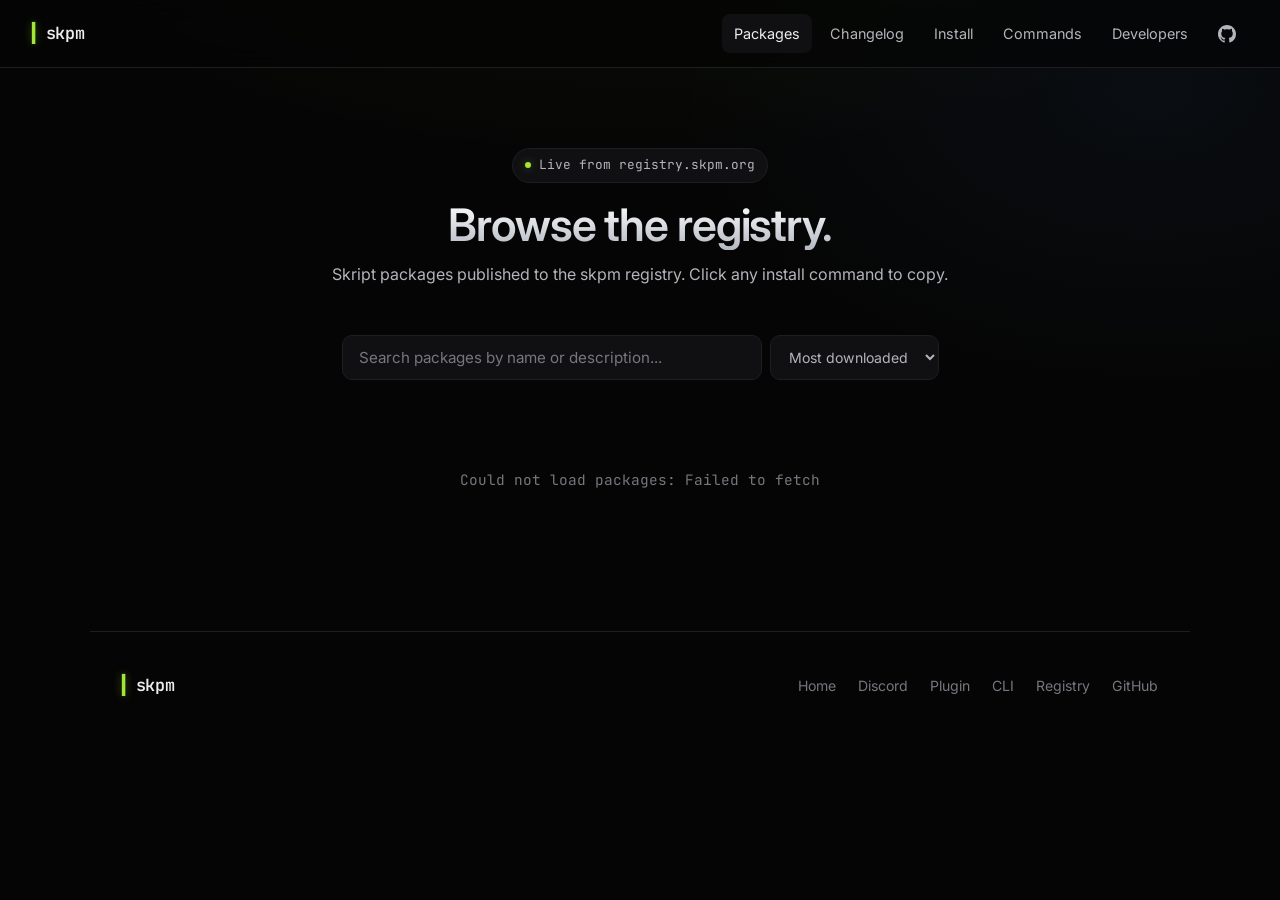
<file: packages.html>
<!DOCTYPE html>
<html lang="en">
<head>
  <meta charset="UTF-8" />
  <meta name="viewport" content="width=device-width, initial-scale=1.0" />
  <title>Packages - skpm</title>
  <meta name="description" content="Browse Skript packages available on the skpm registry." />
  <link rel="preconnect" href="https://fonts.googleapis.com" />
  <link rel="preconnect" href="https://fonts.gstatic.com" crossorigin />
  <link href="https://fonts.googleapis.com/css2?family=Inter:wght@400;500;600;700&family=JetBrains+Mono:wght@400;500&display=swap" rel="stylesheet" />
  <link rel="stylesheet" href="style.css" />
</head>
<body>

  <header>
    <a href="/" class="logo">skpm</a>
    <nav>
      <a href="/packages.html" class="nav-active">Packages</a>
      <a href="/changelog.html">Changelog</a>
      <a href="/#install">Install</a>
      <a href="/#commands">Commands</a>
      <a href="/#developers">Developers</a>
      <a href="https://github.com/skpm-dev" target="_blank" rel="noopener" aria-label="GitHub">
        <svg width="18" height="18" viewBox="0 0 24 24" fill="currentColor">
          <path d="M12 0C5.37 0 0 5.37 0 12c0 5.31 3.435 9.795 8.205 11.385.6.105.825-.255.825-.57 0-.285-.015-1.23-.015-2.235-3.015.555-3.795-.735-4.035-1.41-.135-.345-.72-1.41-1.23-1.695-.42-.225-1.02-.78-.015-.795.945-.015 1.62.87 1.845 1.23 1.08 1.815 2.805 1.305 3.495.99.105-.78.42-1.305.765-1.605-2.67-.3-5.46-1.335-5.46-5.925 0-1.305.465-2.385 1.23-3.225-.12-.3-.54-1.53.12-3.18 0 0 1.005-.315 3.3 1.23.96-.27 1.98-.405 3-.405s2.04.135 3 .405c2.295-1.56 3.3-1.23 3.3-1.23.66 1.65.24 2.88.12 3.18.765.84 1.23 1.905 1.23 3.225 0 4.605-2.805 5.625-5.475 5.925.435.375.81 1.095.81 2.22 0 1.605-.015 2.895-.015 3.3 0 .315.225.69.825.57A12.02 12.02 0 0 0 24 12c0-6.63-5.37-12-12-12z"/>
        </svg>
      </a>
    </nav>
  </header>

  <main>
    <div class="packages-hero">
      <div class="badge" style="margin-bottom: 18px;"><span class="dot"></span> Live from registry.skpm.org</div>
      <h1>Browse the registry.</h1>
      <p>Skript packages published to the skpm registry. Click any install command to copy.</p>
    </div>

    <div class="search-bar">
      <input id="search" type="text" placeholder="Search packages by name or description..." autocomplete="off" disabled />
      <select id="sort">
        <option value="downloads">Most downloaded</option>
        <option value="name">Name A–Z</option>
      </select>
    </div>

    <div class="count-label" id="count">Loading…</div>
    <div class="packages-grid" id="grid">
      <div class="state-msg">Fetching packages from the registry…</div>
    </div>
  </main>

  <footer>
    <a href="/" class="logo">skpm</a>
    <div class="footer-links">
      <a href="/">Home</a>
      <a href="https://discord.gg/WTT6FSsjCR" target="_blank" rel="noopener">Discord</a>
      <a href="https://github.com/skpm-dev/plugin" target="_blank" rel="noopener">Plugin</a>
      <a href="https://github.com/skpm-dev/cli" target="_blank" rel="noopener">CLI</a>
      <a href="https://github.com/skpm-dev/registry" target="_blank" rel="noopener">Registry</a>
      <a href="https://github.com/skpm-dev" target="_blank" rel="noopener">GitHub</a>
    </div>
  </footer>

  <script>
    const REGISTRY = 'https://registry.skpm.org';
    let allPackages = [];

    function sorted(packages) {
      const order = document.getElementById('sort').value;
      const copy = [...packages];
      if (order === 'name') copy.sort((a, b) => a.name.localeCompare(b.name));
      else copy.sort((a, b) => (b.downloads ?? 0) - (a.downloads ?? 0));
      return copy;
    }

    async function load() {
      try {
        const res = await fetch(`${REGISTRY}/packages`);
        if (!res.ok) throw new Error(`Registry returned ${res.status}`);
        allPackages = await res.json();
        document.getElementById('search').disabled = false;
        render(sorted(allPackages));
      } catch (e) {
        document.getElementById('grid').innerHTML =
          `<div class="state-msg">Could not load packages: ${e.message}</div>`;
        document.getElementById('count').textContent = '';
        document.getElementById('search').disabled = false;
      }
    }

    function escapeHtml(s) {
      return String(s ?? '').replace(/[&<>"']/g, c => ({
        '&':'&amp;','<':'&lt;','>':'&gt;','"':'&quot;',"'":'&#39;'
      }[c]));
    }

    function fmtDownloads(n) {
      if (n >= 1000000) return (n / 1000000).toFixed(1).replace(/\.0$/, '') + 'M';
      if (n >= 1000) return (n / 1000).toFixed(1).replace(/\.0$/, '') + 'k';
      return String(n);
    }

    function render(packages) {
      const grid = document.getElementById('grid');
      const count = document.getElementById('count');

      if (!packages || packages.length === 0) {
        grid.innerHTML = '<div class="state-msg">No packages found.</div>';
        count.textContent = '';
        return;
      }

      count.textContent = `${packages.length} package${packages.length === 1 ? '' : 's'}`;
      grid.innerHTML = packages.map(pkg => `
        <a class="pkg-card" href="/package.html?name=${encodeURIComponent(pkg.name)}">
          <div class="pkg-header">
            <span class="pkg-name">${escapeHtml(pkg.name)}</span>
            <span class="pkg-version">v${escapeHtml(pkg.latest)}</span>
          </div>
          <div class="pkg-desc">${escapeHtml(pkg.description || '')}</div>
          <div class="pkg-meta">
            <span class="pkg-author">by ${escapeHtml(pkg.author)}</span>
            <span class="pkg-downloads">${fmtDownloads(pkg.downloads)} downloads</span>
          </div>
          <div class="pkg-install" title="Click to copy" data-cmd="/skpm install ${escapeHtml(pkg.name)}">/skpm install ${escapeHtml(pkg.name)}</div>
        </a>
      `).join('');

      grid.querySelectorAll('.pkg-install').forEach(el => {
        el.addEventListener('click', e => {
          e.preventDefault();
          e.stopPropagation();
          const cmd = el.getAttribute('data-cmd');
          if (navigator.clipboard) {
            navigator.clipboard.writeText(cmd).then(() => {
              const orig = el.textContent;
              el.textContent = '✓ copied';
              setTimeout(() => { el.textContent = orig; }, 1200);
            });
          }
        });
      });
    }

    function filtered() {
      const q = document.getElementById('search').value.trim().toLowerCase();
      const pkgs = q ? allPackages.filter(p =>
        p.name.toLowerCase().includes(q) ||
        (p.description || '').toLowerCase().includes(q)
      ) : allPackages;
      return sorted(pkgs);
    }

    document.getElementById('search').addEventListener('input', () => render(filtered()));
    document.getElementById('sort').addEventListener('change', () => render(filtered()));

    load();
  </script>

</body>
</html>
</file>
<file: style.css>
/* =========================
   skpm — base styles
   ========================= */

:root {
  --bg: #050505;
  --bg-elev: #0c0c0d;
  --surface: #101012;
  --surface-2: #15151a;
  --border: #1d1d22;
  --border-strong: #2a2a31;
  --text: #ededee;
  --text-dim: #b4b4ba;
  --text-muted: #76767e;
  --accent: #a3e635;
  --accent-soft: rgba(163, 230, 53, 0.12);
  --accent-glow: rgba(163, 230, 53, 0.35);
  --danger: #f87171;
  --radius: 10px;
  --radius-lg: 14px;
  --maxw: 1100px;
  --mono: 'JetBrains Mono', ui-monospace, SFMono-Regular, Menlo, monospace;
  --sans: 'Inter', -apple-system, BlinkMacSystemFont, system-ui, sans-serif;
}

* { box-sizing: border-box; }

html, body {
  margin: 0;
  padding: 0;
  background: var(--bg);
  color: var(--text);
  font-family: var(--sans);
  font-size: 16px;
  line-height: 1.6;
  -webkit-font-smoothing: antialiased;
  text-rendering: optimizeLegibility;
}

body {
  background:
    radial-gradient(1200px 600px at 50% -200px, rgba(163, 230, 53, 0.08), transparent 60%),
    radial-gradient(800px 500px at 90% 10%, rgba(96, 165, 250, 0.05), transparent 60%),
    var(--bg);
  min-height: 100vh;
}

a { color: inherit; text-decoration: none; }
code, pre { font-family: var(--mono); }

::selection { background: var(--accent); color: #0a0a0a; }

/* Header */
header {
  position: sticky;
  top: 0;
  z-index: 50;
  display: flex;
  align-items: center;
  justify-content: space-between;
  padding: 14px 32px;
  background: rgba(5, 5, 5, 0.7);
  backdrop-filter: saturate(180%) blur(14px);
  -webkit-backdrop-filter: saturate(180%) blur(14px);
  border-bottom: 1px solid var(--border);
}
.logo {
  font-family: var(--mono);
  font-weight: 600;
  font-size: 1.05rem;
  letter-spacing: -0.02em;
  color: var(--text);
}
.logo::before {
  content: "▍";
  color: var(--accent);
  margin-right: 4px;
  text-shadow: 0 0 8px var(--accent-glow);
}
nav { display: flex; align-items: center; gap: 6px; }
nav a {
  color: var(--text-dim);
  font-size: 0.9rem;
  padding: 8px 12px;
  border-radius: 8px;
  display: inline-flex;
  align-items: center;
  gap: 6px;
  transition: color 0.15s, background 0.15s;
}
nav a:hover { color: var(--text); background: var(--surface); }
nav a.nav-active { color: var(--text); background: var(--surface); }

/* Layout */
main { max-width: var(--maxw); margin: 0 auto; padding: 0 32px; }
section { padding: 96px 0; border-top: 1px solid var(--border); }
section:first-of-type { border-top: 0; }

.section-label {
  font-family: var(--mono);
  font-size: 0.75rem;
  letter-spacing: 0.12em;
  text-transform: uppercase;
  color: var(--accent);
  margin-bottom: 16px;
}

h1, h2, h3 { font-weight: 600; letter-spacing: -0.025em; margin: 0; line-height: 1.1; }
h2 { font-size: clamp(2rem, 4vw, 2.6rem); margin-bottom: 16px; }
h3 { font-size: 1.15rem; margin: 32px 0 16px; }

p { margin: 0 0 16px; color: var(--text-dim); }
.section-sub { color: var(--text-dim); max-width: 620px; font-size: 1.05rem; margin-bottom: 48px; }

/* Hero */
.hero { padding: 120px 0 80px; text-align: center; border-top: 0; }
.hero h1 {
  font-size: clamp(2.6rem, 6vw, 4.5rem);
  margin: 18px 0 20px;
  background: linear-gradient(180deg, #fff 0%, #9ca3af 130%);
  -webkit-background-clip: text;
  background-clip: text;
  color: transparent;
}
.hero .subheading { font-size: 1.15rem; color: var(--text-dim); max-width: 580px; margin: 0 auto 36px; }
.badge {
  display: inline-flex;
  align-items: center;
  gap: 8px;
  font-size: 0.8rem;
  font-family: var(--mono);
  color: var(--text-dim);
  padding: 6px 12px;
  border-radius: 999px;
  border: 1px solid var(--border);
  background: var(--surface);
}
.badge .dot {
  width: 6px; height: 6px; border-radius: 50%;
  background: var(--accent);
  box-shadow: 0 0 8px var(--accent-glow);
}
.hero-ctas { display: flex; justify-content: center; gap: 12px; flex-wrap: wrap; margin-bottom: 56px; }

.btn-primary, .btn-ghost {
  display: inline-flex;
  align-items: center;
  gap: 8px;
  padding: 11px 20px;
  border-radius: 8px;
  font-size: 0.95rem;
  font-weight: 500;
  font-family: inherit;
  cursor: pointer;
  border: 1px solid transparent;
  transition: transform 0.08s, background 0.15s, border-color 0.15s;
}
.btn-primary {
  background: var(--accent);
  color: #0a0a0a;
  box-shadow: 0 0 0 1px var(--accent), 0 0 24px var(--accent-glow);
}
.btn-primary:hover { transform: translateY(-1px); }
.btn-ghost { background: transparent; color: var(--text); border-color: var(--border-strong); }
.btn-ghost:hover { background: var(--surface); border-color: var(--accent); }

/* Hero terminal */
.terminal {
  max-width: 720px;
  margin: 0 auto;
  background: var(--bg-elev);
  border: 1px solid var(--border);
  border-radius: var(--radius-lg);
  overflow: hidden;
  box-shadow:
    0 1px 0 rgba(255,255,255,0.04) inset,
    0 30px 80px -20px rgba(0,0,0,0.6),
    0 0 0 1px rgba(163, 230, 53, 0.06);
  text-align: left;
}
.terminal-bar {
  display: flex;
  align-items: center;
  gap: 6px;
  padding: 10px 14px;
  background: var(--surface);
  border-bottom: 1px solid var(--border);
}
.terminal-bar .dot { width: 11px; height: 11px; border-radius: 50%; background: #2a2a31; }
.terminal-bar .title { margin-left: 8px; font-family: var(--mono); font-size: 0.78rem; color: var(--text-muted); }
.terminal-body {
  padding: 18px 20px 22px;
  font-family: var(--mono);
  font-size: 0.9rem;
  line-height: 1.7;
  height: 220px;
  overflow: hidden;
}
.terminal-body .line { white-space: pre-wrap; }
.terminal-body .prompt { color: var(--accent); }
.terminal-body .cmd { color: var(--text); }
.terminal-body .out { color: var(--text-dim); }
.terminal-body .tag { color: var(--accent); }
.terminal-body .ok { color: #4ade80; }
.cursor {
  display: inline-block;
  width: 8px; height: 1.05em;
  background: var(--accent);
  vertical-align: text-bottom;
  margin-left: 2px;
  animation: blink 1.05s steps(2) infinite;
}
@keyframes blink { 50% { opacity: 0; } }

/* Stats strip */
.stats { padding: 32px 0; border-top: 1px solid var(--border); border-bottom: 1px solid var(--border); }
.stats-grid { display: grid; grid-template-columns: repeat(4, 1fr); gap: 24px; text-align: center; }
.stat-num { font-family: var(--mono); font-size: clamp(1.6rem, 3vw, 2.2rem); font-weight: 600; color: var(--text); }
.stat-num.live { color: var(--accent); }
.stat-label { font-size: 0.78rem; text-transform: uppercase; letter-spacing: 0.1em; color: var(--text-muted); margin-top: 6px; }

/* Two-source split */
.split-grid { display: grid; grid-template-columns: 1fr 1fr; gap: 18px; }
.source-card {
  background: var(--surface);
  border: 1px solid var(--border);
  border-radius: var(--radius-lg);
  padding: 28px;
  transition: border-color 0.15s;
  position: relative;
  overflow: hidden;
}
.source-card:hover { border-color: var(--border-strong); }
.source-card::before {
  content: "";
  position: absolute;
  inset: 0;
  background: radial-gradient(400px 200px at 0% 0%, var(--accent-soft), transparent 60%);
  opacity: 0;
  transition: opacity 0.3s;
  pointer-events: none;
}
.source-card:hover::before { opacity: 1; }
.source-card .src-tag {
  font-family: var(--mono);
  font-size: 0.72rem;
  text-transform: uppercase;
  letter-spacing: 0.1em;
  color: var(--accent);
  margin-bottom: 10px;
}
.source-card h3 { margin: 0 0 8px; font-size: 1.4rem; }
.source-card p { margin: 0 0 18px; }
.source-card .cmd-snippet {
  font-family: var(--mono);
  font-size: 0.85rem;
  background: var(--bg);
  border: 1px solid var(--border);
  border-radius: 8px;
  padding: 10px 14px;
  color: var(--text);
  display: flex;
  align-items: center;
  gap: 8px;
}
.source-card .cmd-snippet::before { content: "$"; color: var(--accent); }

/* Comparison */
.compare { display: grid; grid-template-columns: 1fr 1fr; gap: 16px; margin-top: 8px; }
.compare-col { border: 1px solid var(--border); border-radius: var(--radius-lg); padding: 24px 26px; background: var(--surface); }
.compare-col.bad { background: linear-gradient(180deg, var(--surface), rgba(248, 113, 113, 0.04)); }
.compare-col.good {
  background: linear-gradient(180deg, var(--surface), rgba(163, 230, 53, 0.05));
  border-color: rgba(163, 230, 53, 0.25);
}
.compare-col h4 {
  margin: 0 0 18px;
  font-size: 0.85rem;
  font-family: var(--mono);
  text-transform: uppercase;
  letter-spacing: 0.1em;
  color: var(--text-muted);
}
.compare-col.good h4 { color: var(--accent); }
.compare-col ul { list-style: none; padding: 0; margin: 0; }
.compare-col li {
  display: flex; gap: 10px;
  padding: 9px 0;
  font-size: 0.92rem;
  color: var(--text-dim);
  border-top: 1px dashed var(--border);
}
.compare-col li:first-child { border-top: 0; }
.compare-col .mark {
  flex-shrink: 0;
  width: 18px; height: 18px;
  border-radius: 50%;
  display: inline-flex;
  align-items: center;
  justify-content: center;
  font-size: 0.7rem;
  margin-top: 2px;
}
.compare-col.bad .mark { background: rgba(248, 113, 113, 0.15); color: var(--danger); }
.compare-col.good .mark { background: var(--accent-soft); color: var(--accent); }

/* Commands grid */
.command-grid { display: grid; grid-template-columns: repeat(auto-fill, minmax(280px, 1fr)); gap: 14px; }
.command-card {
  background: var(--surface);
  border: 1px solid var(--border);
  border-radius: var(--radius);
  padding: 18px 20px;
  transition: border-color 0.15s;
}
.command-card:hover { border-color: var(--border-strong); }
.command-card code { display: block; font-size: 0.85rem; color: var(--accent); margin-bottom: 8px; }
.command-card p { margin: 0; font-size: 0.88rem; color: var(--text-dim); }

/* Steps */
.steps { display: flex; flex-direction: column; gap: 18px; }
.step {
  display: flex; gap: 18px;
  background: var(--surface);
  border: 1px solid var(--border);
  border-radius: var(--radius-lg);
  padding: 22px 24px;
}
.step-num {
  flex-shrink: 0;
  width: 30px; height: 30px;
  border-radius: 50%;
  background: var(--accent-soft);
  color: var(--accent);
  font-family: var(--mono);
  font-size: 0.85rem;
  display: inline-flex;
  align-items: center;
  justify-content: center;
  border: 1px solid rgba(163, 230, 53, 0.25);
}
.step-content { flex: 1; min-width: 0; }
.step-content strong { display: block; font-size: 1rem; margin-bottom: 6px; color: var(--text); }
.step-content > span { color: var(--text-dim); font-size: 0.93rem; }
.code-block {
  margin-top: 12px;
  background: var(--bg);
  border: 1px solid var(--border);
  border-radius: 8px;
  padding: 12px 16px;
  overflow-x: auto;
}
.code-block pre, .code-block .code-line {
  margin: 0;
  font-family: var(--mono);
  font-size: 0.85rem;
  color: var(--text);
  white-space: pre;
}

/* Feature list */
.feature-list {
  list-style: none; padding: 0; margin: 0;
  display: grid; grid-template-columns: repeat(2, 1fr); gap: 14px;
}
.feature-list li {
  display: flex; gap: 14px;
  padding: 18px 20px;
  background: var(--surface);
  border: 1px solid var(--border);
  border-radius: var(--radius);
}
.feature-icon {
  flex-shrink: 0;
  width: 26px; height: 26px;
  border-radius: 7px;
  background: var(--accent-soft);
  color: var(--accent);
  display: inline-flex;
  align-items: center;
  justify-content: center;
  font-weight: 600;
}
.feature-list li strong { display: block; margin-bottom: 4px; color: var(--text); }
.feature-list li span { color: var(--text-dim); font-size: 0.9rem; }

/* FAQ */
.faq { display: flex; flex-direction: column; gap: 8px; }
.faq details {
  background: var(--surface);
  border: 1px solid var(--border);
  border-radius: var(--radius);
  transition: border-color 0.15s;
}
.faq details[open] { border-color: var(--border-strong); }
.faq summary {
  list-style: none;
  cursor: pointer;
  padding: 16px 20px;
  font-weight: 500;
  color: var(--text);
  display: flex;
  justify-content: space-between;
  align-items: center;
  gap: 16px;
}
.faq summary::-webkit-details-marker { display: none; }
.faq summary::after {
  content: "+";
  color: var(--text-muted);
  font-size: 1.2rem;
  transition: transform 0.2s;
}
.faq details[open] summary::after { content: "−"; }
.faq .answer {
  padding: 0 20px 18px;
  color: var(--text-dim);
  font-size: 0.93rem;
  line-height: 1.65;
}

/* Inline code */
p code, .step-content code, span code, li code, .answer code {
  font-size: 0.85em;
  background: var(--surface-2);
  border: 1px solid var(--border);
  padding: 1px 6px;
  border-radius: 5px;
  color: var(--text);
}

/* Footer */
footer {
  max-width: var(--maxw);
  margin: 80px auto 0;
  padding: 40px 32px;
  border-top: 1px solid var(--border);
  display: flex;
  justify-content: space-between;
  align-items: center;
  flex-wrap: wrap;
  gap: 16px;
}
.footer-links { display: flex; gap: 22px; flex-wrap: wrap; }
.footer-links a { font-size: 0.88rem; color: var(--text-muted); transition: color 0.15s; }
.footer-links a:hover { color: var(--text); }

/* Packages page */
.packages-hero { padding: 80px 0 32px; text-align: center; }
.packages-hero h1 {
  font-size: clamp(2rem, 4vw, 2.8rem);
  margin-bottom: 12px;
  background: linear-gradient(180deg, #fff 0%, #9ca3af 130%);
  -webkit-background-clip: text;
  background-clip: text;
  color: transparent;
}
.packages-hero p { color: var(--text-dim); }
.search-bar { display: flex; justify-content: center; gap: 8px; margin-bottom: 16px; }
.search-bar input {
  width: 100%;
  max-width: 420px;
  padding: 12px 16px;
  border: 1px solid var(--border);
  border-radius: 10px;
  background: var(--surface);
  color: var(--text);
  font-family: inherit;
  font-size: 0.95rem;
  outline: none;
  transition: border-color 0.15s, box-shadow 0.15s;
}
.search-bar input::placeholder { color: var(--text-muted); }
.search-bar input:focus {
  border-color: var(--accent);
  box-shadow: 0 0 0 3px var(--accent-soft);
}
.search-bar input:disabled { opacity: 0.45; cursor: not-allowed; }
.search-bar select {
  padding: 12px 14px;
  border: 1px solid var(--border);
  border-radius: 10px;
  background: var(--surface);
  color: var(--text-dim);
  font-family: inherit;
  font-size: 0.88rem;
  outline: none;
  cursor: pointer;
  transition: border-color 0.15s;
}
.search-bar select:focus { border-color: var(--accent); }
.count-label {
  text-align: center;
  color: var(--text-muted);
  font-size: 0.82rem;
  font-family: var(--mono);
  margin-bottom: 28px;
}
.packages-grid {
  display: grid;
  grid-template-columns: repeat(auto-fill, minmax(300px, 1fr));
  gap: 14px;
  margin-bottom: 80px;
}
.pkg-card {
  background: var(--surface);
  border: 1px solid var(--border);
  border-radius: var(--radius);
  padding: 18px 20px 16px;
  display: flex;
  flex-direction: column;
  gap: 8px;
  transition: border-color 0.15s, transform 0.15s;
  text-decoration: none;
  color: inherit;
}
.pkg-card:hover { border-color: var(--border-strong); transform: translateY(-1px); }
.pkg-header { display: flex; align-items: baseline; justify-content: space-between; gap: 10px; }
.pkg-name { font-family: var(--mono); font-size: 0.95rem; font-weight: 500; color: var(--text); }
.pkg-version {
  font-size: 0.7rem;
  color: var(--accent);
  background: var(--accent-soft);
  border: 1px solid rgba(163, 230, 53, 0.2);
  border-radius: 4px;
  padding: 2px 6px;
  font-family: var(--mono);
}
.pkg-desc { font-size: 0.88rem; color: var(--text-dim); line-height: 1.5; flex: 1; }
.pkg-meta { display: flex; align-items: center; justify-content: space-between; gap: 8px; }
.pkg-author { font-size: 0.78rem; color: var(--text-muted); }
.pkg-downloads { font-size: 0.74rem; color: var(--text-muted); font-family: var(--mono); }
.pkg-install {
  margin-top: 4px;
  font-family: var(--mono);
  font-size: 0.78rem;
  color: var(--accent);
  background: var(--bg);
  border: 1px solid var(--border);
  border-radius: 6px;
  padding: 7px 10px;
  user-select: all;
  cursor: copy;
}
.state-msg {
  text-align: center;
  color: var(--text-muted);
  padding: 60px 0;
  font-family: var(--mono);
  font-size: 0.9rem;
  grid-column: 1 / -1;
}

/* Package page */
.pkg-page-main { max-width: 720px; margin: 0 auto; padding: 48px 32px 80px; }
.pkg-page-back {
  display: inline-flex;
  align-items: center;
  gap: 6px;
  font-size: 0.85rem;
  color: var(--text-muted);
  margin-bottom: 32px;
  transition: color 0.15s;
}
.pkg-page-back:hover { color: var(--text); }
.pkg-page-header {
  display: flex;
  align-items: flex-start;
  justify-content: space-between;
  gap: 20px;
  margin-bottom: 16px;
}
.pkg-page-title-row { display: flex; align-items: baseline; gap: 12px; margin-bottom: 6px; flex-wrap: wrap; }
.pkg-page-name { font-family: var(--mono); font-size: 1.6rem; font-weight: 600; color: var(--text); margin: 0; letter-spacing: -0.02em; }
.pkg-page-author { font-size: 0.85rem; color: var(--text-muted); }
.pkg-page-stat { display: flex; flex-direction: column; align-items: flex-end; flex-shrink: 0; padding-top: 4px; }
.pkg-page-stat-val { font-family: var(--mono); font-size: 1.6rem; font-weight: 600; color: var(--accent); line-height: 1; }
.pkg-page-stat-label { font-size: 0.72rem; text-transform: uppercase; letter-spacing: 0.08em; color: var(--text-muted); margin-top: 4px; }
.pkg-page-desc { font-size: 0.97rem; color: var(--text-dim); line-height: 1.65; margin: 0 0 24px; }
.pkg-page-install {
  font-family: var(--mono);
  font-size: 0.88rem;
  color: var(--accent);
  background: var(--bg-elev);
  border: 1px solid var(--border);
  border-radius: 10px;
  padding: 12px 16px;
  cursor: copy;
  user-select: all;
  margin-bottom: 28px;
  transition: border-color 0.15s;
}
.pkg-page-install:hover { border-color: var(--accent); }
.pkg-page-section { margin-bottom: 24px; }
.pkg-page-section-title {
  font-size: 0.72rem;
  font-family: var(--mono);
  text-transform: uppercase;
  letter-spacing: 0.1em;
  color: var(--text-muted);
  margin-bottom: 10px;
}
.req-grid { display: flex; flex-direction: column; gap: 6px; }
.req-row {
  display: flex;
  align-items: center;
  gap: 12px;
  background: var(--surface);
  border: 1px solid var(--border);
  border-radius: 8px;
  padding: 8px 12px;
}
.req-key { font-family: var(--mono); font-size: 0.82rem; color: var(--text-dim); flex-shrink: 0; }
.req-val { font-family: var(--mono); font-size: 0.82rem; color: var(--accent); margin-left: auto; }
.mv-list { display: flex; flex-direction: column; gap: 4px; }
.mv-row {
  display: flex;
  align-items: center;
  gap: 10px;
  padding: 8px 12px;
  background: var(--surface);
  border: 1px solid var(--border);
  border-radius: 8px;
  flex-wrap: wrap;
}
.mv-row.mv-yanked { opacity: 0.5; }
.mv-ver { font-family: var(--mono); font-size: 0.85rem; color: var(--text); }
.mv-latest {
  font-size: 0.68rem;
  text-transform: uppercase;
  letter-spacing: 0.08em;
  color: var(--accent);
  background: var(--accent-soft);
  border: 1px solid rgba(163,230,53,0.2);
  border-radius: 4px;
  padding: 1px 5px;
}
.mv-yank-badge {
  font-size: 0.68rem;
  text-transform: uppercase;
  letter-spacing: 0.08em;
  color: var(--danger);
  background: rgba(248,113,113,0.1);
  border: 1px solid rgba(248,113,113,0.2);
  border-radius: 4px;
  padding: 1px 5px;
}
.mv-yank-reason { font-size: 0.78rem; color: var(--text-muted); }
.mf-row {
  display: flex;
  align-items: center;
  justify-content: space-between;
  gap: 12px;
  padding: 8px 12px;
  background: var(--surface);
  border: 1px solid var(--border);
  border-radius: 8px;
  margin-bottom: 4px;
}
.mf-name { font-family: var(--mono); font-size: 0.82rem; color: var(--text); }
.mf-hash-wrap { display: flex; align-items: center; gap: 8px; min-width: 0; }
.mf-hash {
  font-family: var(--mono);
  font-size: 0.72rem;
  color: var(--text-muted);
  word-break: break-all;
}
.mf-copy {
  flex-shrink: 0;
  padding: 2px 8px;
  font-family: var(--mono);
  font-size: 0.7rem;
  color: var(--text-muted);
  background: var(--bg);
  border: 1px solid var(--border);
  border-radius: 5px;
  cursor: pointer;
  transition: color 0.15s, border-color 0.15s;
}
.mf-copy:hover { color: var(--text); border-color: var(--border-strong); }
.mf-gh {
  flex-shrink: 0;
  display: inline-flex;
  align-items: center;
  color: var(--text-muted);
  transition: color 0.15s;
}
.mf-gh:hover { color: var(--text); }

/* Changelog page */
.cl-main { max-width: var(--maxw); margin: 0 auto; padding: 0 32px; }

.cl-hero {
  padding: 80px 0 48px;
  border-bottom: 1px solid var(--border);
  margin-bottom: 40px;
}
.cl-title {
  font-size: clamp(2rem, 4vw, 2.8rem);
  font-weight: 600;
  letter-spacing: -0.025em;
  margin: 12px 0 10px;
  background: linear-gradient(180deg, #fff 0%, #9ca3af 130%);
  -webkit-background-clip: text;
  background-clip: text;
  color: transparent;
}
.cl-subtitle { color: var(--text-muted); font-size: 1rem; margin: 0; }

.cl-tabs-wrap { margin-bottom: 32px; }
.cl-tabs {
  display: inline-flex;
  gap: 3px;
  padding: 4px;
  background: var(--surface);
  border: 1px solid var(--border);
  border-radius: 10px;
}
.cl-tab {
  padding: 7px 18px;
  border: none;
  border-radius: 7px;
  background: transparent;
  color: var(--text-muted);
  font-family: var(--mono);
  font-size: 0.82rem;
  cursor: pointer;
  transition: color 0.15s, background 0.15s;
}
.cl-tab:hover { color: var(--text-dim); }
.cl-tab.active {
  background: var(--bg-elev);
  color: var(--text);
  box-shadow: 0 1px 4px rgba(0, 0, 0, 0.35);
}

.cl-panel { padding-bottom: 80px; }

.cl-loading {
  display: flex;
  align-items: center;
  gap: 10px;
  padding: 48px 0;
  font-family: var(--mono);
  font-size: 0.85rem;
  color: var(--text-muted);
}
.cl-spinner {
  flex-shrink: 0;
  width: 15px; height: 15px;
  border: 2px solid var(--border-strong);
  border-top-color: var(--accent);
  border-radius: 50%;
  animation: cl-spin 0.65s linear infinite;
}
@keyframes cl-spin { to { transform: rotate(360deg); } }

.cl-error {
  padding: 48px 0;
  font-family: var(--mono);
  font-size: 0.85rem;
  color: var(--danger);
}

/* Release blocks (CLI + Plugin) */
.cl-release {
  background: var(--surface);
  border: 1px solid var(--border);
  border-radius: var(--radius-lg);
  overflow: hidden;
  margin-bottom: 12px;
  transition: border-color 0.15s;
}
.cl-release:hover { border-color: var(--border-strong); }

.cl-release-header {
  display: flex;
  align-items: center;
  gap: 10px;
  padding: 14px 20px;
  background: var(--bg-elev);
  border-bottom: 1px solid var(--border);
}
.cl-tag {
  font-family: var(--mono);
  font-size: 0.92rem;
  font-weight: 600;
  color: var(--text);
  transition: color 0.15s;
}
.cl-tag:hover { color: var(--accent); }
.cl-badge-latest {
  font-size: 0.65rem;
  text-transform: uppercase;
  letter-spacing: 0.08em;
  color: var(--accent);
  background: var(--accent-soft);
  border: 1px solid rgba(163, 230, 53, 0.25);
  border-radius: 4px;
  padding: 2px 6px;
}
.cl-date {
  font-family: var(--mono);
  font-size: 0.75rem;
  color: var(--text-muted);
  margin-left: auto;
}

.cl-commits { list-style: none; padding: 4px 0; margin: 0; }
.cl-commit {
  display: flex;
  align-items: baseline;
  gap: 12px;
  padding: 9px 20px;
  border-top: 1px solid var(--border);
}
.cl-commit:first-child { border-top: none; }
.cl-sha {
  flex-shrink: 0;
  font-family: var(--mono);
  font-size: 0.76rem;
  color: var(--accent);
  opacity: 0.85;
  transition: opacity 0.15s;
}
.cl-sha:hover { opacity: 1; }
.cl-msg {
  font-size: 0.88rem;
  color: var(--text-dim);
  line-height: 1.5;
}
.cl-empty .cl-msg { color: var(--text-muted); font-style: italic; }

/* Registry commit list */
.cl-reg-list { display: flex; flex-direction: column; gap: 6px; }
.cl-reg-row {
  display: flex;
  align-items: center;
  gap: 20px;
  padding: 12px 16px;
  background: var(--surface);
  border: 1px solid var(--border);
  border-radius: var(--radius);
  transition: border-color 0.15s;
}
.cl-reg-row:hover { border-color: var(--border-strong); }
.cl-reg-left {
  display: flex;
  align-items: center;
  gap: 10px;
  flex-shrink: 0;
  min-width: 130px;
}

/* Responsive */
@media (max-width: 780px) {
  header { padding: 12px 20px; }
  nav a { padding: 6px 8px; font-size: 0.85rem; }
  main { padding: 0 20px; }
  section { padding: 64px 0; }
  .hero { padding: 72px 0 56px; }
  .stats-grid { grid-template-columns: repeat(2, 1fr); gap: 24px 12px; }
  .split-grid, .compare, .feature-list { grid-template-columns: 1fr; }
  footer { padding: 32px 20px; flex-direction: column; align-items: flex-start; }
}
</file>
